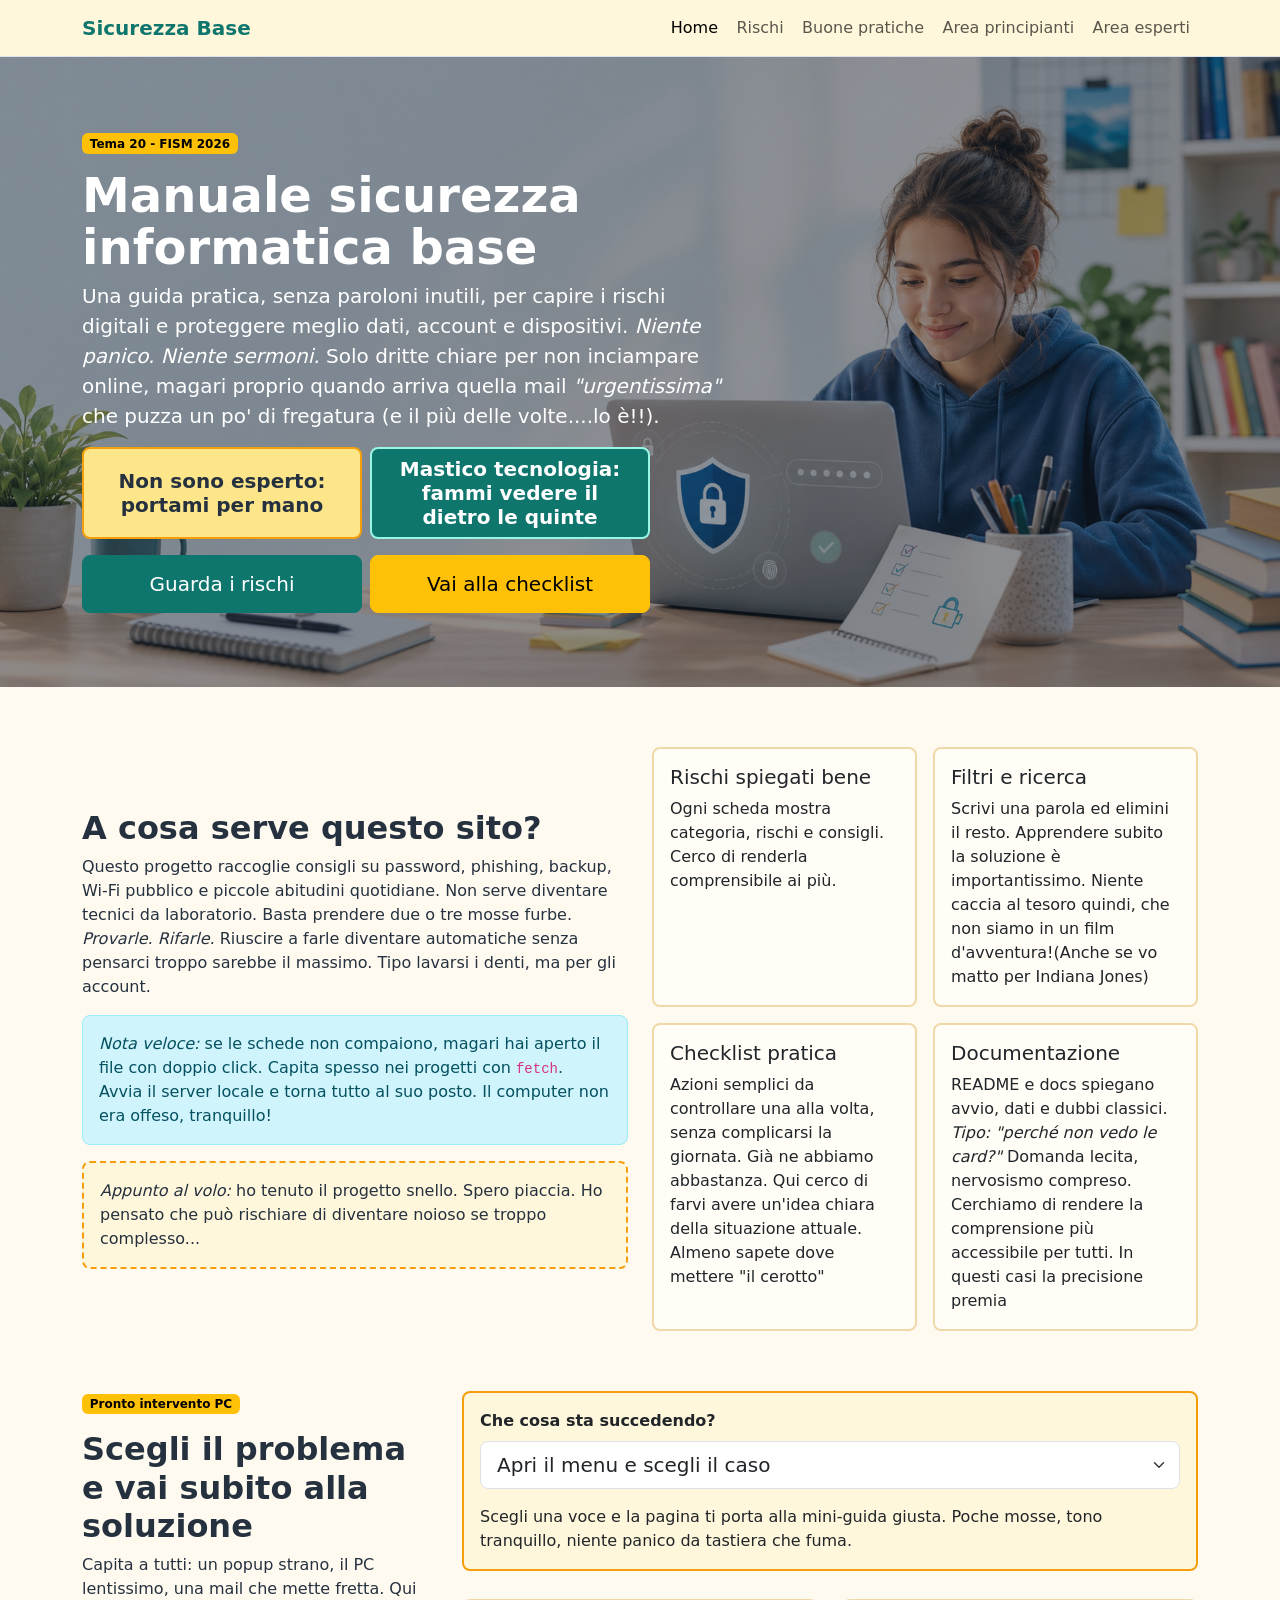
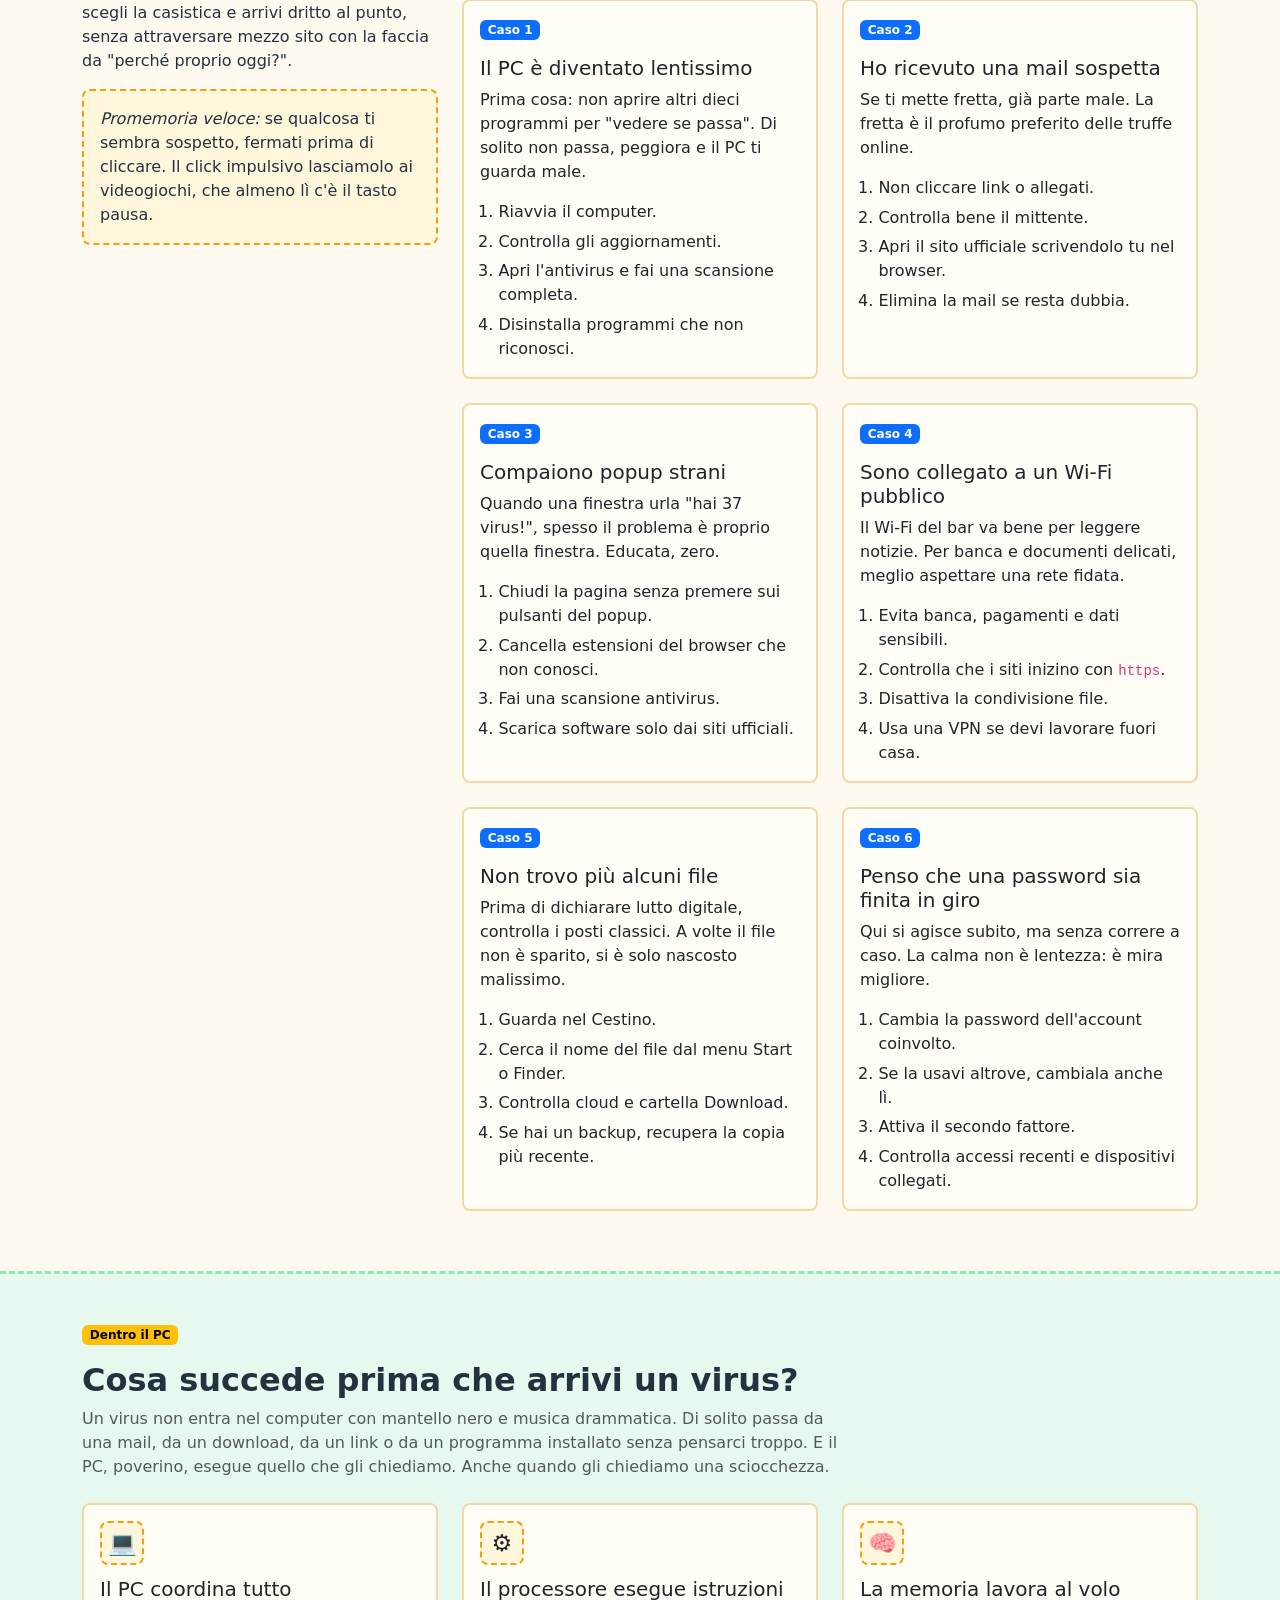
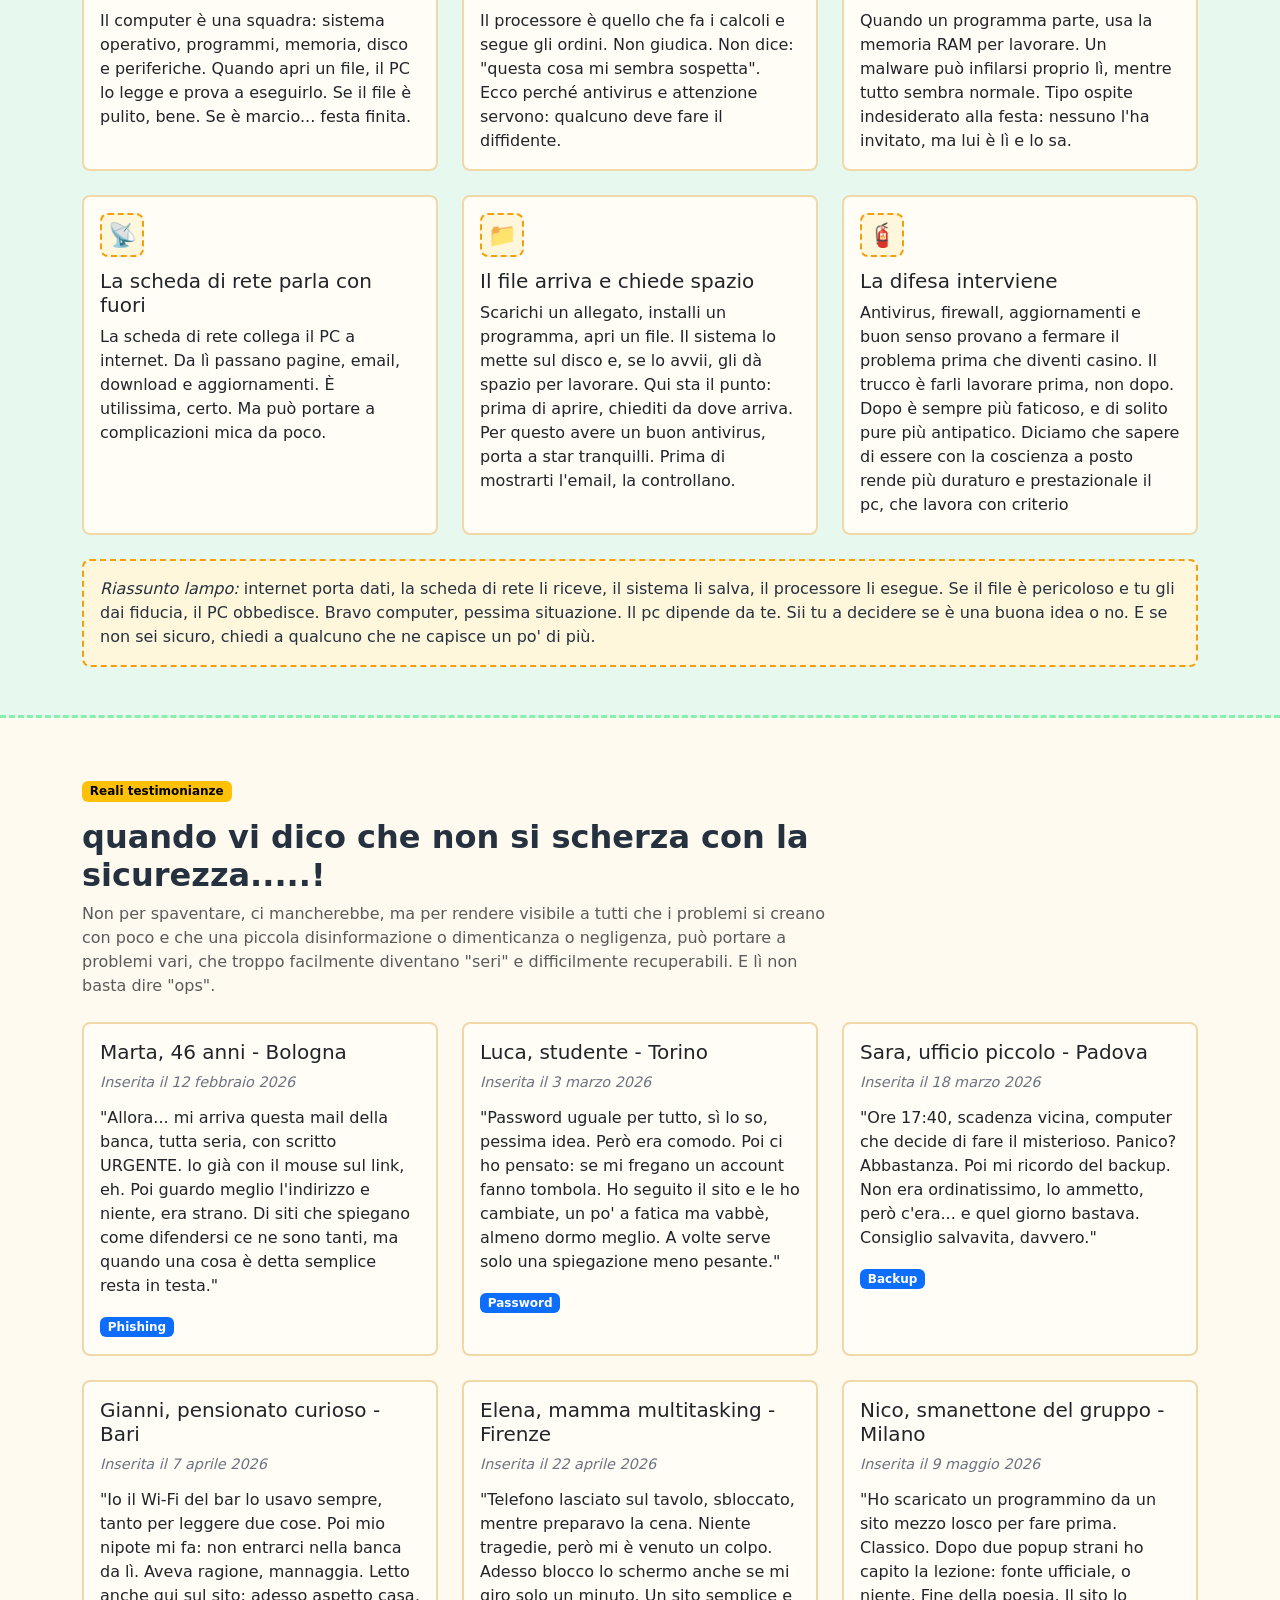
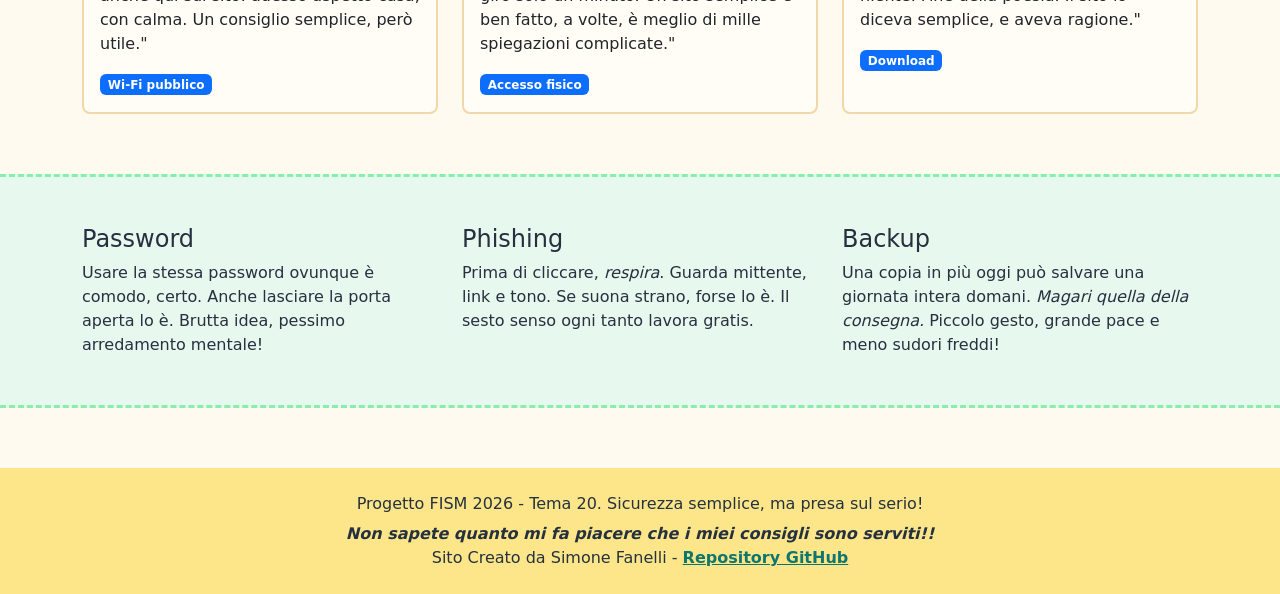
<file: index.html>
<!DOCTYPE html>
<html lang="it">
<head>
    <meta charset="UTF-8">
    <meta name="viewport" content="width=device-width, initial-scale=1.0">
    <title>Manuale sicurezza informatica base</title>
    <link href="https://cdn.jsdelivr.net/npm/bootstrap@5.3.3/dist/css/bootstrap.min.css" rel="stylesheet">
    <link rel="stylesheet" href="style.css">
</head>
<body>
    <nav class="navbar navbar-expand-lg bg-body-tertiary border-bottom sticky-top">
        <div class="container">
            <a class="navbar-brand fw-bold" href="index.html">Sicurezza Base</a>
            <button class="navbar-toggler" type="button" data-bs-toggle="collapse" data-bs-target="#navbarNav"
                aria-controls="navbarNav" aria-expanded="false" aria-label="Apri menu">
                <span class="navbar-toggler-icon"></span>
            </button>
            <div class="collapse navbar-collapse" id="navbarNav">
                <ul class="navbar-nav ms-auto">
                    <li class="nav-item">
                        <a class="nav-link active" aria-current="page" href="index.html">Home</a>
                    </li>
                    <li class="nav-item">
                        <a class="nav-link" href="rischi.html">Rischi</a>
                    </li>
                    <li class="nav-item">
                        <a class="nav-link" href="buone-pratiche.html">Buone pratiche</a>
                    </li>
                    <li class="nav-item">
                        <a class="nav-link" href="area-principianti.html">Area principianti</a>
                    </li>
                    <li class="nav-item">
                        <a class="nav-link" href="area-esperti.html">Area esperti</a>
                    </li>
                </ul>
            </div>
        </div>
    </nav>
    <header class="hero-section">
        <img src="assets/immagini/sicurezza-informatica-hero.png" class="hero-image" alt="Illustrazione sulla sicurezza informatica">
        <div class="hero-overlay">
            <div class="container">
                <div class="row">
                    <div class="col-lg-7">
                        <p class="badge text-bg-warning mb-3">Tema 20 - FISM 2026</p>
                        <h1 class="display-5 fw-bold">Manuale sicurezza informatica base</h1>
                        <p class="lead">
                            Una guida pratica, senza paroloni inutili, per capire i rischi digitali e proteggere meglio dati,
                            account e dispositivi. <em>Niente panico. Niente sermoni.</em> Solo dritte chiare per non inciampare online,
                            magari proprio quando arriva quella mail <em>"urgentissima"</em> che puzza un po' di fregatura (e il più delle volte....lo è!!).
                        </p>
                        <div class="hero-actions">
                            <div class="d-flex flex-wrap gap-2 mb-3">
                                <a class="btn btn-lg hero-btn profile-btn profile-btn-simple" href="area-principianti.html">Non sono esperto: portami per mano</a>
                                <a class="btn btn-lg hero-btn profile-btn profile-btn-tech" href="area-esperti.html">Mastico tecnologia: fammi vedere il dietro le quinte</a>
                            </div>
                            <div class="d-flex flex-wrap gap-2">
                                <a class="btn btn-primary btn-lg hero-btn" href="rischi.html">Guarda i rischi</a>
                                <a class="btn btn-warning btn-lg hero-btn" href="buone-pratiche.html">Vai alla checklist</a>
                            </div>
                        </div>
                    </div>
                </div>
            </div>
        </div>
    </header>

    <main>
        <section class="container my-5">
            <div class="row g-4 align-items-center">
                <div class="col-lg-6">
                    <h2 class="fw-bold">A cosa serve questo sito?</h2>
                    <p>
                        Questo progetto raccoglie consigli su password, phishing, backup, Wi-Fi pubblico e piccole abitudini
                        quotidiane. Non serve diventare tecnici da laboratorio. Basta prendere due o tre mosse furbe.
                        <em>Provarle. Rifarle.</em> Riuscire a farle diventare automatiche senza pensarci troppo sarebbe il massimo.
                        Tipo lavarsi i denti, ma per gli account.
                    </p>
                    <div class="alert alert-info" role="alert">
                        <em>Nota veloce:</em> se le schede non compaiono, magari hai aperto il file con doppio click. Capita spesso nei progetti con <code>fetch</code>. Avvia il server locale e torna tutto al suo posto. Il computer non era offeso, tranquillo!
                    </div>
                    <div class="note-box">
                        <em>Appunto al volo:</em> ho tenuto il progetto snello. Spero piaccia. Ho pensato che può rischiare di diventare noioso se troppo complesso...
                    </div>
                </div>
                <div class="col-lg-6">
                    <div class="row g-3">
                        <div class="col-md-6">
                            <div class="card h-100 shadow-sm">
                                <div class="card-body">
                                    <h3 class="h5">Rischi spiegati bene</h3>
                                    <p class="mb-0">Ogni scheda mostra categoria, rischi e consigli. Cerco di renderla comprensibile ai più.</p>
                                </div>
                            </div>
                        </div>
                        <div class="col-md-6">
                            <div class="card h-100 shadow-sm">
                                <div class="card-body">
                                    <h3 class="h5">Filtri e ricerca</h3>
                                    <p class="mb-0">Scrivi una parola ed elimini il resto. Apprendere subito la soluzione è importantissimo.
                                        Niente caccia al tesoro quindi, che non siamo in un film d'avventura!(Anche se vo matto per Indiana Jones)</p>
                                </div>
                            </div>
                        </div>
                        <div class="col-md-6">
                            <div class="card h-100 shadow-sm">
                                <div class="card-body">
                                    <h3 class="h5">Checklist pratica</h3>
                                    <p class="mb-0">Azioni semplici da controllare una alla volta, senza complicarsi la giornata. Già ne abbiamo abbastanza.
                                        Qui cerco di farvi avere un'idea chiara della situazione attuale. Almeno sapete dove mettere "il cerotto"
                                    </p>
                                </div>
                            </div>
                        </div>
                        <div class="col-md-6">
                            <div class="card h-100 shadow-sm">
                                <div class="card-body">
                                    <h3 class="h5">Documentazione</h3>
                                    <p class="mb-0">README e docs spiegano avvio, dati e dubbi classici. <em>Tipo: "perché non vedo le card?"</em> Domanda lecita, nervosismo compreso.
                                    Cerchiamo di rendere la comprensione più accessibile per tutti. In questi casi la precisione premia</p>
                                </div>
                            </div>
                        </div>
                    </div>
                </div>
            </div>
        </section>

        <section id="blog-pronto-soccorso" class="container my-5">
            <div class="row g-4 align-items-start">
                <div class="col-lg-4">
                    <p class="badge text-bg-warning mb-3">Pronto intervento PC</p>
                    <h2 class="fw-bold">Scegli il problema e vai subito alla soluzione</h2>
                    <p>
                        Capita a tutti: un popup strano, il PC lentissimo, una mail che mette fretta. Qui scegli la casistica
                        e arrivi dritto al punto, senza attraversare mezzo sito con la faccia da "perché proprio oggi?".
                    </p>
                    <div class="note-box">
                        <em>Promemoria veloce:</em> se qualcosa ti sembra sospetto, fermati prima di cliccare. Il click impulsivo lasciamolo ai videogiochi, che almeno lì c'è il tasto pausa.
                    </div>
                </div>
                <div class="col-lg-8">
                    <div class="card emergency-picker">
                        <div class="card-body">
                            <label class="form-label fw-bold" for="casistica-pc">Che cosa sta succedendo?</label>
                            <select class="form-select form-select-lg" id="casistica-pc" onchange="if (this.value) window.location.href = this.value;">
                                <option value="">Apri il menu e scegli il caso</option>
                                <option value="#pc-lento">Il PC è diventato lentissimo</option>
                                <option value="#mail-sospetta">Ho ricevuto una mail sospetta</option>
                                <option value="#popup-strani">Compaiono popup strani</option>
                                <option value="#wifi-pubblico">Sono collegato a un Wi-Fi pubblico</option>
                                <option value="#file-scomparsi">Non trovo più alcuni file</option>
                                <option value="#password-rischio">Penso che una password sia finita in giro</option>
                            </select>
                            <p class="mt-3 mb-0">
                                Scegli una voce e la pagina ti porta alla mini-guida giusta. Poche mosse, tono tranquillo,
                                niente panico da tastiera che fuma.
                            </p>
                        </div>
                    </div>
                    <div class="row g-4 mt-1">
                        <div class="col-md-6">
                            <article id="pc-lento" class="card h-100 blog-case">
                                <div class="card-body">
                                    <p class="badge text-bg-primary">Caso 1</p>
                                    <h3 class="h5">Il PC è diventato lentissimo</h3>
                                    <p>Prima cosa: non aprire altri dieci programmi per "vedere se passa". Di solito non passa, peggiora e il PC ti guarda male.</p>
                                    <ol class="mb-0">
                                        <li>Riavvia il computer.</li>
                                        <li>Controlla gli aggiornamenti.</li>
                                        <li>Apri l'antivirus e fai una scansione completa.</li>
                                        <li>Disinstalla programmi che non riconosci.</li>
                                    </ol>
                                </div>
                            </article>
                        </div>
                        <div class="col-md-6">
                            <article id="mail-sospetta" class="card h-100 blog-case">
                                <div class="card-body">
                                    <p class="badge text-bg-primary">Caso 2</p>
                                    <h3 class="h5">Ho ricevuto una mail sospetta</h3>
                                    <p>Se ti mette fretta, già parte male. La fretta è il profumo preferito delle truffe online.</p>
                                    <ol class="mb-0">
                                        <li>Non cliccare link o allegati.</li>
                                        <li>Controlla bene il mittente.</li>
                                        <li>Apri il sito ufficiale scrivendolo tu nel browser.</li>
                                        <li>Elimina la mail se resta dubbia.</li>
                                    </ol>
                                </div>
                            </article>
                        </div>
                        <div class="col-md-6">
                            <article id="popup-strani" class="card h-100 blog-case">
                                <div class="card-body">
                                    <p class="badge text-bg-primary">Caso 3</p>
                                    <h3 class="h5">Compaiono popup strani</h3>
                                    <p>Quando una finestra urla "hai 37 virus!", spesso il problema è proprio quella finestra. Educata, zero.</p>
                                    <ol class="mb-0">
                                        <li>Chiudi la pagina senza premere sui pulsanti del popup.</li>
                                        <li>Cancella estensioni del browser che non conosci.</li>
                                        <li>Fai una scansione antivirus.</li>
                                        <li>Scarica software solo dai siti ufficiali.</li>
                                    </ol>
                                </div>
                            </article>
                        </div>
                        <div class="col-md-6">
                            <article id="wifi-pubblico" class="card h-100 blog-case">
                                <div class="card-body">
                                    <p class="badge text-bg-primary">Caso 4</p>
                                    <h3 class="h5">Sono collegato a un Wi-Fi pubblico</h3>
                                    <p>Il Wi-Fi del bar va bene per leggere notizie. Per banca e documenti delicati, meglio aspettare una rete fidata.</p>
                                    <ol class="mb-0">
                                        <li>Evita banca, pagamenti e dati sensibili.</li>
                                        <li>Controlla che i siti inizino con <code>https</code>.</li>
                                        <li>Disattiva la condivisione file.</li>
                                        <li>Usa una VPN se devi lavorare fuori casa.</li>
                                    </ol>
                                </div>
                            </article>
                        </div>
                        <div class="col-md-6">
                            <article id="file-scomparsi" class="card h-100 blog-case">
                                <div class="card-body">
                                    <p class="badge text-bg-primary">Caso 5</p>
                                    <h3 class="h5">Non trovo più alcuni file</h3>
                                    <p>Prima di dichiarare lutto digitale, controlla i posti classici. A volte il file non è sparito, si è solo nascosto malissimo.</p>
                                    <ol class="mb-0">
                                        <li>Guarda nel Cestino.</li>
                                        <li>Cerca il nome del file dal menu Start o Finder.</li>
                                        <li>Controlla cloud e cartella Download.</li>
                                        <li>Se hai un backup, recupera la copia più recente.</li>
                                    </ol>
                                </div>
                            </article>
                        </div>
                        <div class="col-md-6">
                            <article id="password-rischio" class="card h-100 blog-case">
                                <div class="card-body">
                                    <p class="badge text-bg-primary">Caso 6</p>
                                    <h3 class="h5">Penso che una password sia finita in giro</h3>
                                    <p>Qui si agisce subito, ma senza correre a caso. La calma non è lentezza: è mira migliore.</p>
                                    <ol class="mb-0">
                                        <li>Cambia la password dell'account coinvolto.</li>
                                        <li>Se la usavi altrove, cambiala anche lì.</li>
                                        <li>Attiva il secondo fattore.</li>
                                        <li>Controlla accessi recenti e dispositivi collegati.</li>
                                    </ol>
                                </div>
                            </article>
                        </div>
                    </div>
                </div>
            </div>
        </section>
        <section class="info-band py-5">
            <div class="container">
                <div class="section-title mb-4">
                    <p class="badge text-bg-warning mb-3">Dentro il PC</p>
                    <h2 class="fw-bold">Cosa succede prima che arrivi un virus?</h2>
                    <p class="text-body-secondary">
                        Un virus non entra nel computer con mantello nero e musica drammatica. Di solito passa da una mail,
                        da un download, da un link o da un programma installato senza pensarci troppo. E il PC, poverino,
                        esegue quello che gli chiediamo. Anche quando gli chiediamo una sciocchezza.
                    </p>
                </div>
                <div class="row g-4">
                    <div class="col-md-6 col-lg-4">
                        <article class="card h-100">
                            <div class="card-body">
                                <div class="tool-icon" aria-hidden="true">💻</div>
                                <h3 class="h5">Il PC coordina tutto</h3>
                                <p class="mb-0">
                                    Il computer è una squadra: sistema operativo, programmi, memoria, disco e periferiche.
                                    Quando apri un file, il PC lo legge e prova a eseguirlo. Se il file è pulito, bene. Se è marcio... festa finita.
                                </p>
                            </div>
                        </article>
                    </div>
                    <div class="col-md-6 col-lg-4">
                        <article class="card h-100">
                            <div class="card-body">
                                <div class="tool-icon" aria-hidden="true">⚙️</div>
                                <h3 class="h5">Il processore esegue istruzioni</h3>
                                <p class="mb-0">
                                    Il processore è quello che fa i calcoli e segue gli ordini. Non giudica. Non dice:
                                    "questa cosa mi sembra sospetta". Ecco perché antivirus e attenzione servono: qualcuno deve fare il diffidente.
                                </p>
                            </div>
                        </article>
                    </div>
                    <div class="col-md-6 col-lg-4">
                        <article class="card h-100">
                            <div class="card-body">
                                <div class="tool-icon" aria-hidden="true">🧠</div>
                                <h3 class="h5">La memoria lavora al volo</h3>
                                <p class="mb-0">
                                    Quando un programma parte, usa la memoria RAM per lavorare. Un malware può infilarsi proprio lì,
                                    mentre tutto sembra normale. Tipo ospite indesiderato alla festa: nessuno l'ha invitato, ma lui è lì e lo sa.
                                </p>
                            </div>
                        </article>
                    </div>
                    <div class="col-md-6 col-lg-4">
                        <article class="card h-100">
                            <div class="card-body">
                                <div class="tool-icon" aria-hidden="true">📡</div>
                                <h3 class="h5">La scheda di rete parla con fuori</h3>
                                <p class="mb-0">
                                    La scheda di rete collega il PC a internet. Da lì passano pagine, email, download e aggiornamenti.
                                    È utilissima, certo. Ma può portare a complicazioni mica da poco.
                                </p>
                            </div>
                        </article>
                    </div>
                    <div class="col-md-6 col-lg-4">
                        <article class="card h-100">
                            <div class="card-body">
                                <div class="tool-icon" aria-hidden="true">📁</div>
                                <h3 class="h5">Il file arriva e chiede spazio</h3>
                                <p class="mb-0">
                                    Scarichi un allegato, installi un programma, apri un file. Il sistema lo mette sul disco e,
                                    se lo avvii, gli dà spazio per lavorare. Qui sta il punto: prima di aprire, chiediti da dove arriva.
                                    Per questo avere un buon antivirus, porta a star tranquilli. Prima di mostrarti l'email, la controllano.
                                </p>
                            </div>
                        </article>
                    </div>
                    <div class="col-md-6 col-lg-4">
                        <article class="card h-100">
                            <div class="card-body">
                                <div class="tool-icon" aria-hidden="true">🧯</div>
                                <h3 class="h5">La difesa interviene</h3>
                                <p class="mb-0">
                                    Antivirus, firewall, aggiornamenti e buon senso provano a fermare il problema prima che diventi casino.
                                    Il trucco è farli lavorare prima, non dopo. Dopo è sempre più faticoso, e di solito pure più antipatico.
                                    Diciamo che sapere di essere con la coscienza a posto rende più duraturo e prestazionale il pc, che lavora con criterio
                                </p>
                            </div>
                        </article>
                    </div>
                </div>
                <div class="note-box mt-4">
                    <em>Riassunto lampo:</em> internet porta dati, la scheda di rete li riceve, il sistema li salva, il processore li esegue.
                    Se il file è pericoloso e tu gli dai fiducia, il PC obbedisce. Bravo computer, pessima situazione.
                    Il pc dipende da te. Sii tu a decidere se è una buona idea o no. E se non sei sicuro, chiedi a qualcuno che ne capisce un po' di più. 
                </div>
            </div>
        </section>
        <section class="container my-5">
            <div class="section-title mb-4">
                <p class="badge text-bg-warning mb-3">Reali testimonianze</p>
                <h2 class="fw-bold">quando vi dico che non si scherza con la sicurezza.....!</h2>
                <p class="text-body-secondary">
                    Non per spaventare, ci mancherebbe, ma per rendere visibile a tutti che i problemi si creano con poco e che
                    una piccola disinformazione o dimenticanza o negligenza, può portare a problemi vari, che troppo facilmente
                    diventano "seri" e difficilmente recuperabili. E lì non basta dire "ops".
                </p>
            </div>
            <div class="row g-4">
                <div class="col-md-4">
                    <article class="card h-100">
                        <div class="card-body">
                            <h3 class="h5">Marta, 46 anni - Bologna</h3>
                            <p class="testimonial-date">Inserita il 12 febbraio 2026</p>
                            <p>
                                "Allora... mi arriva questa mail della banca, tutta seria, con scritto URGENTE. Io già con il mouse
                                sul link, eh. Poi guardo meglio l'indirizzo e niente, era strano. Di siti che spiegano come difendersi ce ne sono tanti,
                                ma quando una cosa è detta semplice resta in testa."
                            </p>
                            <span class="badge text-bg-primary">Phishing</span>
                        </div>
                    </article>
                </div>
                <div class="col-md-4">
                    <article class="card h-100">
                        <div class="card-body">
                            <h3 class="h5">Luca, studente - Torino</h3>
                            <p class="testimonial-date">Inserita il 3 marzo 2026</p>
                            <p>
                                "Password uguale per tutto, sì lo so, pessima idea. Però era comodo. Poi ci ho pensato: se mi fregano
                                un account fanno tombola. Ho seguito il sito e le ho cambiate, un po' a fatica ma vabbè, almeno dormo meglio.
                                A volte serve solo una spiegazione meno pesante."
                            </p>
                            <span class="badge text-bg-primary">Password</span>
                        </div>
                    </article>
                </div>
                <div class="col-md-4">
                    <article class="card h-100">
                        <div class="card-body">
                            <h3 class="h5">Sara, ufficio piccolo - Padova</h3>
                            <p class="testimonial-date">Inserita il 18 marzo 2026</p>
                            <p>
                                "Ore 17:40, scadenza vicina, computer che decide di fare il misterioso. Panico? Abbastanza.
                                Poi mi ricordo del backup. Non era ordinatissimo, lo ammetto, però c'era... e quel giorno bastava. Consiglio salvavita, davvero."
                            </p>
                            <span class="badge text-bg-primary">Backup</span>
                        </div>
                    </article>
                </div>
                <div class="col-md-4">
                    <article class="card h-100">
                        <div class="card-body">
                            <h3 class="h5">Gianni, pensionato curioso - Bari</h3>
                            <p class="testimonial-date">Inserita il 7 aprile 2026</p>
                            <p>
                                "Io il Wi-Fi del bar lo usavo sempre, tanto per leggere due cose. Poi mio nipote mi fa: non entrarci
                                nella banca da lì. Aveva ragione, mannaggia. Letto anche qui sul sito: adesso aspetto casa, con calma.
                                Un consiglio semplice, però utile."
                            </p>
                            <span class="badge text-bg-primary">Wi-Fi pubblico</span>
                        </div>
                    </article>
                </div>
                <div class="col-md-4">
                    <article class="card h-100">
                        <div class="card-body">
                            <h3 class="h5">Elena, mamma multitasking - Firenze</h3>
                            <p class="testimonial-date">Inserita il 22 aprile 2026</p>
                            <p>
                                "Telefono lasciato sul tavolo, sbloccato, mentre preparavo la cena. Niente tragedie, però mi è
                                venuto un colpo. Adesso blocco lo schermo anche se mi giro solo un minuto. Un sito semplice e ben fatto,
                                a volte, è meglio di mille spiegazioni complicate."
                            </p>
                            <span class="badge text-bg-primary">Accesso fisico</span>
                        </div>
                    </article>
                </div>
                <div class="col-md-4">
                    <article class="card h-100">
                        <div class="card-body">
                            <h3 class="h5">Nico, smanettone del gruppo - Milano</h3>
                            <p class="testimonial-date">Inserita il 9 maggio 2026</p>
                            <p>
                                "Ho scaricato un programmino da un sito mezzo losco per fare prima. Classico. Dopo due popup strani
                                ho capito la lezione: fonte ufficiale, o niente. Fine della poesia. Il sito lo diceva semplice, e aveva ragione."
                            </p>
                            <span class="badge text-bg-primary">Download</span>
                        </div>
                    </article>
                </div>
            </div>
        </section>
        <section class="info-band py-5">
            <div class="container">
                <div class="row g-4">
                    <div class="col-md-4">
                        <h2 class="h4">Password</h2>
                        <p class="mb-0">Usare la stessa password ovunque è comodo, certo. Anche lasciare la porta aperta lo è. Brutta idea, pessimo arredamento mentale!</p>
                    </div>
                    <div class="col-md-4">
                        <h2 class="h4">Phishing</h2>
                        <p class="mb-0">Prima di cliccare, <em>respira</em>. Guarda mittente, link e tono. Se suona strano, forse lo è. Il sesto senso ogni tanto lavora gratis.</p>
                    </div>
                    <div class="col-md-4">
                        <h2 class="h4">Backup</h2>
                        <p class="mb-0">Una copia in più oggi può salvare una giornata intera domani. <em>Magari quella della consegna.</em> Piccolo gesto, grande pace e meno sudori freddi!</p>
                    </div>
                </div>
            </div>
        </section>
    </main>

    <footer class="footer py-4">
        <div class="container text-center">
            <p class="mb-0">Progetto FISM 2026 - Tema 20. Sicurezza semplice, ma presa sul serio!</p>
            <p class="personal-note mb-0">Non sapete quanto mi fa piacere che i miei consigli sono serviti!!</p>
            <p class="mb-0">
                Sito Creato da Simone Fanelli -
                <a class="footer-link" href="https://github.com/Trust51-bit/Esame-FISM-2026-Tema-20-Manuale-sicurezza-informatica-base" target="_blank" rel="noopener">Repository GitHub</a>
            </p>
        </div>
    </footer>

    <script src="https://cdn.jsdelivr.net/npm/bootstrap@5.3.3/dist/js/bootstrap.bundle.min.js"></script>
</body>
</html>
</file>
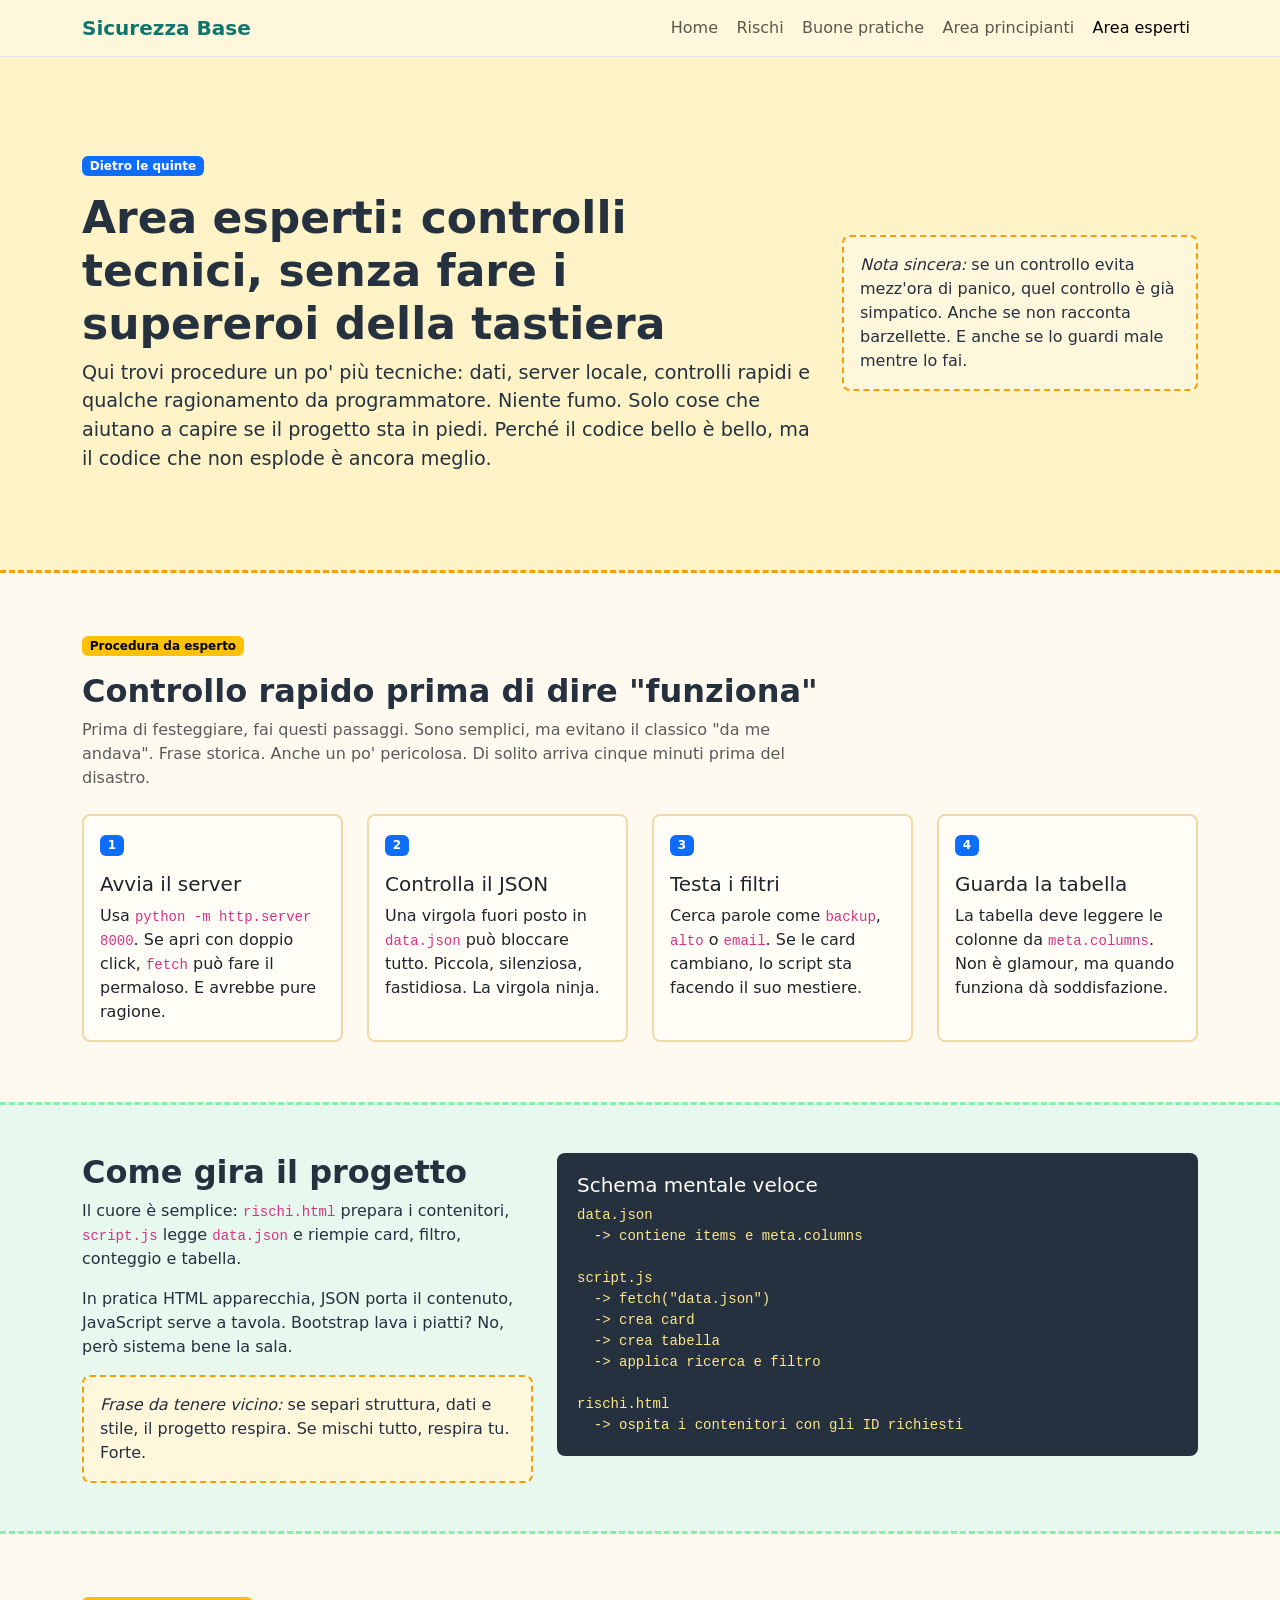
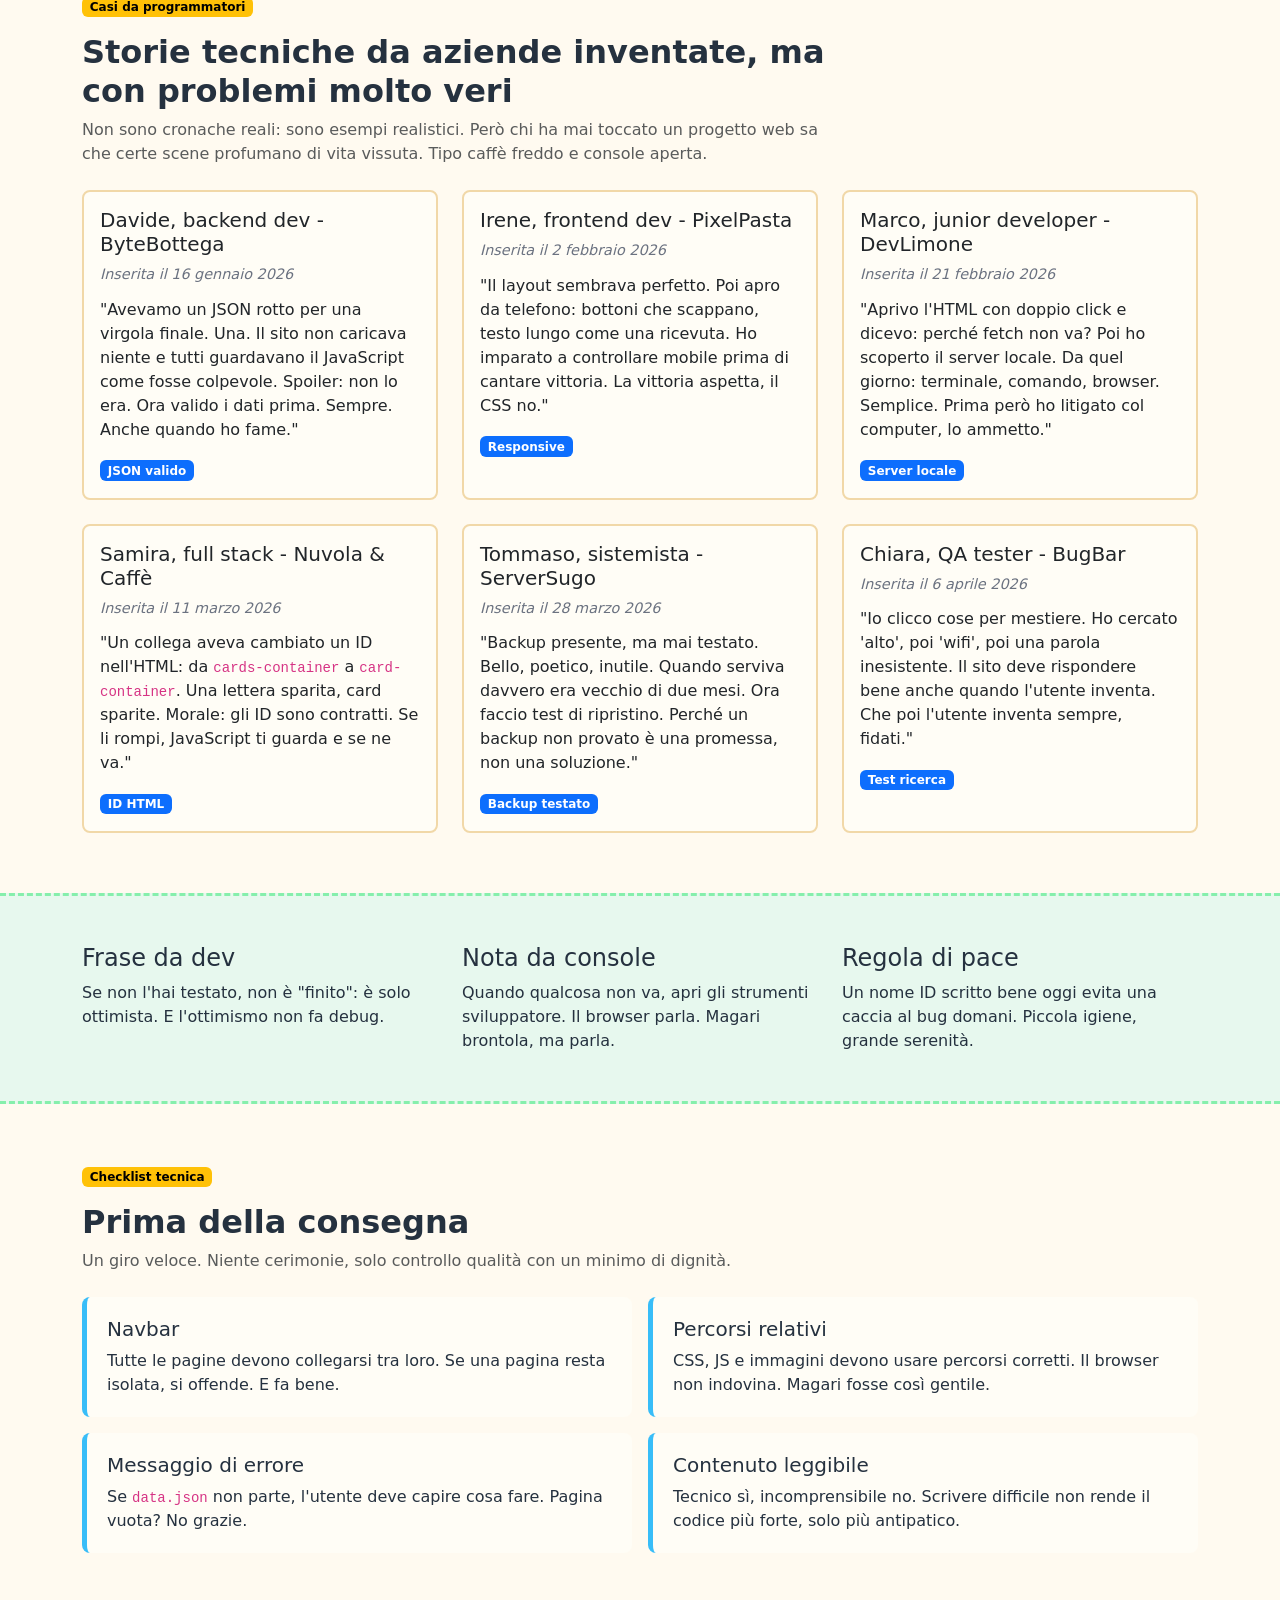
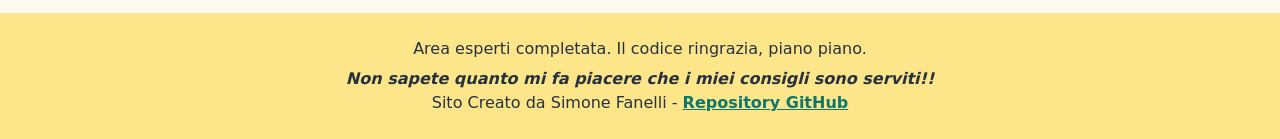
<file: area-esperti.html>
<!DOCTYPE html>
<html lang="it">
<head>
    <meta charset="UTF-8">
    <meta name="viewport" content="width=device-width, initial-scale=1.0">
    <title>Area esperti - Manuale sicurezza informatica base</title>
    <link href="https://cdn.jsdelivr.net/npm/bootstrap@5.3.3/dist/css/bootstrap.min.css" rel="stylesheet">
    <link rel="stylesheet" href="style.css">
</head>
<body>
    <nav class="navbar navbar-expand-lg bg-body-tertiary border-bottom sticky-top">
        <div class="container">
            <a class="navbar-brand fw-bold" href="index.html">Sicurezza Base</a>
            <button class="navbar-toggler" type="button" data-bs-toggle="collapse" data-bs-target="#navbarNav"
                aria-controls="navbarNav" aria-expanded="false" aria-label="Apri menu">
                <span class="navbar-toggler-icon"></span>
            </button>
            <div class="collapse navbar-collapse" id="navbarNav">
                <ul class="navbar-nav ms-auto">
                    <li class="nav-item">
                        <a class="nav-link" href="index.html">Home</a>
                    </li>
                    <li class="nav-item">
                        <a class="nav-link" href="rischi.html">Rischi</a>
                    </li>
                    <li class="nav-item">
                        <a class="nav-link" href="buone-pratiche.html">Buone pratiche</a>
                    </li>
                    <li class="nav-item">
                        <a class="nav-link" href="area-principianti.html">Area principianti</a>
                    </li>
                    <li class="nav-item">
                        <a class="nav-link active" aria-current="page" href="area-esperti.html">Area esperti</a>
                    </li>
                </ul>
            </div>
        </div>
    </nav>

    <main>
        <section class="page-heading py-5">
            <div class="container">
                <div class="row align-items-center g-4">
                    <div class="col-lg-8">
                        <p class="badge text-bg-primary mb-3">Dietro le quinte</p>
                        <h1 class="fw-bold">Area esperti: controlli tecnici, senza fare i supereroi della tastiera</h1>
                        <p class="lead mb-0">
                            Qui trovi procedure un po' più tecniche: dati, server locale, controlli rapidi e qualche ragionamento
                            da programmatore. Niente fumo. Solo cose che aiutano a capire se il progetto sta in piedi.
                            Perché il codice bello è bello, ma il codice che non esplode è ancora meglio.
                        </p>
                    </div>
                    <div class="col-lg-4">
                        <div class="note-box">
                            <em>Nota sincera:</em> se un controllo evita mezz'ora di panico, quel controllo è già simpatico.
                            Anche se non racconta barzellette. E anche se lo guardi male mentre lo fai.
                        </div>
                    </div>
                </div>
            </div>
        </section>
        <section class="container my-5">
            <div class="section-title mb-4">
                <p class="badge text-bg-warning mb-3">Procedura da esperto</p>
                <h2 class="fw-bold">Controllo rapido prima di dire "funziona"</h2>
                <p class="text-body-secondary">
                    Prima di festeggiare, fai questi passaggi. Sono semplici, ma evitano il classico "da me andava".
                    Frase storica. Anche un po' pericolosa. Di solito arriva cinque minuti prima del disastro.
                </p>
            </div>
            <div class="row g-4">
                <div class="col-md-6 col-lg-3">
                    <article class="card h-100">
                        <div class="card-body">
                            <span class="badge text-bg-primary mb-3">1</span>
                            <h3 class="h5">Avvia il server</h3>
                            <p class="mb-0">
                                Usa <code>python -m http.server 8000</code>. Se apri con doppio click, <code>fetch</code>
                                può fare il permaloso. E avrebbe pure ragione.
                            </p>
                        </div>
                    </article>
                </div>
                <div class="col-md-6 col-lg-3">
                    <article class="card h-100">
                        <div class="card-body">
                            <span class="badge text-bg-primary mb-3">2</span>
                            <h3 class="h5">Controlla il JSON</h3>
                            <p class="mb-0">
                                Una virgola fuori posto in <code>data.json</code> può bloccare tutto. Piccola, silenziosa,
                                fastidiosa. La virgola ninja.
                            </p>
                        </div>
                    </article>
                </div>
                <div class="col-md-6 col-lg-3">
                    <article class="card h-100">
                        <div class="card-body">
                            <span class="badge text-bg-primary mb-3">3</span>
                            <h3 class="h5">Testa i filtri</h3>
                            <p class="mb-0">
                                Cerca parole come <code>backup</code>, <code>alto</code> o <code>email</code>.
                                Se le card cambiano, lo script sta facendo il suo mestiere.
                            </p>
                        </div>
                    </article>
                </div>
                <div class="col-md-6 col-lg-3">
                    <article class="card h-100">
                        <div class="card-body">
                            <span class="badge text-bg-primary mb-3">4</span>
                            <h3 class="h5">Guarda la tabella</h3>
                            <p class="mb-0">
                                La tabella deve leggere le colonne da <code>meta.columns</code>. Non è glamour,
                                ma quando funziona dà soddisfazione.
                            </p>
                        </div>
                    </article>
                </div>
            </div>
        </section>

        <section class="info-band py-5">
            <div class="container">
                <div class="row g-4 align-items-start">
                    <div class="col-lg-5">
                        <h2 class="fw-bold">Come gira il progetto</h2>
                        <p>
                            Il cuore è semplice: <code>rischi.html</code> prepara i contenitori, <code>script.js</code>
                            legge <code>data.json</code> e riempie card, filtro, conteggio e tabella.
                        </p>
                        <p class="mb-0">
                            In pratica HTML apparecchia, JSON porta il contenuto, JavaScript serve a tavola.
                            Bootstrap lava i piatti? No, però sistema bene la sala.
                        </p>
                        <div class="note-box mt-3">
                            <em>Frase da tenere vicino:</em> se separi struttura, dati e stile, il progetto respira.
                            Se mischi tutto, respira tu. Forte.
                        </div>
                    </div>
                    <div class="col-lg-7">
                        <div class="code-card">
                            <h3 class="h5">Schema mentale veloce</h3>
                            <pre><code>data.json
  -> contiene items e meta.columns

script.js
  -> fetch("data.json")
  -> crea card
  -> crea tabella
  -> applica ricerca e filtro

rischi.html
  -> ospita i contenitori con gli ID richiesti</code></pre>
                        </div>
                    </div>
                </div>
            </div>
        </section>
        <section class="container my-5">
            <div class="section-title mb-4">
                <p class="badge text-bg-warning mb-3">Casi da programmatori</p>
                <h2 class="fw-bold">Storie tecniche da aziende inventate, ma con problemi molto veri</h2>
                <p class="text-body-secondary">
                    Non sono cronache reali: sono esempi realistici. Però chi ha mai toccato un progetto web sa che certe scene
                    profumano di vita vissuta. Tipo caffè freddo e console aperta.
                </p>
            </div>
            <div class="row g-4">
                <div class="col-md-6 col-lg-4">
                    <article class="card h-100">
                        <div class="card-body">
                            <h3 class="h5">Davide, backend dev - ByteBottega</h3>
                            <p class="testimonial-date">Inserita il 16 gennaio 2026</p>
                            <p>
                                "Avevamo un JSON rotto per una virgola finale. Una. Il sito non caricava niente e tutti guardavano
                                il JavaScript come fosse colpevole. Spoiler: non lo era. Ora valido i dati prima. Sempre. Anche quando ho fame."
                            </p>
                            <span class="badge text-bg-primary">JSON valido</span>
                        </div>
                    </article>
                </div>
                <div class="col-md-6 col-lg-4">
                    <article class="card h-100">
                        <div class="card-body">
                            <h3 class="h5">Irene, frontend dev - PixelPasta</h3>
                            <p class="testimonial-date">Inserita il 2 febbraio 2026</p>
                            <p>
                                "Il layout sembrava perfetto. Poi apro da telefono: bottoni che scappano, testo lungo come una ricevuta.
                                Ho imparato a controllare mobile prima di cantare vittoria. La vittoria aspetta, il CSS no."
                            </p>
                            <span class="badge text-bg-primary">Responsive</span>
                        </div>
                    </article>
                </div>
                <div class="col-md-6 col-lg-4">
                    <article class="card h-100">
                        <div class="card-body">
                            <h3 class="h5">Marco, junior developer - DevLimone</h3>
                            <p class="testimonial-date">Inserita il 21 febbraio 2026</p>
                            <p>
                                "Aprivo l'HTML con doppio click e dicevo: perché fetch non va? Poi ho scoperto il server locale.
                                Da quel giorno: terminale, comando, browser. Semplice. Prima però ho litigato col computer, lo ammetto."
                            </p>
                            <span class="badge text-bg-primary">Server locale</span>
                        </div>
                    </article>
                </div>
                <div class="col-md-6 col-lg-4">
                    <article class="card h-100">
                        <div class="card-body">
                            <h3 class="h5">Samira, full stack - Nuvola & Caffè</h3>
                            <p class="testimonial-date">Inserita il 11 marzo 2026</p>
                            <p>
                                "Un collega aveva cambiato un ID nell'HTML: da <code>cards-container</code> a <code>card-container</code>.
                                Una lettera sparita, card sparite. Morale: gli ID sono contratti. Se li rompi, JavaScript ti guarda e se ne va."
                            </p>
                            <span class="badge text-bg-primary">ID HTML</span>
                        </div>
                    </article>
                </div>
                <div class="col-md-6 col-lg-4">
                    <article class="card h-100">
                        <div class="card-body">
                            <h3 class="h5">Tommaso, sistemista - ServerSugo</h3>
                            <p class="testimonial-date">Inserita il 28 marzo 2026</p>
                            <p>
                                "Backup presente, ma mai testato. Bello, poetico, inutile. Quando serviva davvero era vecchio di due mesi.
                                Ora faccio test di ripristino. Perché un backup non provato è una promessa, non una soluzione."
                            </p>
                            <span class="badge text-bg-primary">Backup testato</span>
                        </div>
                    </article>
                </div>
                <div class="col-md-6 col-lg-4">
                    <article class="card h-100">
                        <div class="card-body">
                            <h3 class="h5">Chiara, QA tester - BugBar</h3>
                            <p class="testimonial-date">Inserita il 6 aprile 2026</p>
                            <p>
                                "Io clicco cose per mestiere. Ho cercato 'alto', poi 'wifi', poi una parola inesistente.
                                Il sito deve rispondere bene anche quando l'utente inventa. Che poi l'utente inventa sempre, fidati."
                            </p>
                            <span class="badge text-bg-primary">Test ricerca</span>
                        </div>
                    </article>
                </div>
            </div>
        </section>

        <section class="info-band py-5">
            <div class="container">
                <div class="row g-4">
                    <div class="col-md-4">
                        <h2 class="h4">Frase da dev</h2>
                        <p class="mb-0">Se non l'hai testato, non è "finito": è solo ottimista. E l'ottimismo non fa debug.</p>
                    </div>
                    <div class="col-md-4">
                        <h2 class="h4">Nota da console</h2>
                        <p class="mb-0">Quando qualcosa non va, apri gli strumenti sviluppatore. Il browser parla. Magari brontola, ma parla.</p>
                    </div>
                    <div class="col-md-4">
                        <h2 class="h4">Regola di pace</h2>
                        <p class="mb-0">Un nome ID scritto bene oggi evita una caccia al bug domani. Piccola igiene, grande serenità.</p>
                    </div>
                </div>
            </div>
        </section>
        <section class="container my-5">
            <div class="section-title mb-4">
                <p class="badge text-bg-warning mb-3">Checklist tecnica</p>
                <h2 class="fw-bold">Prima della consegna</h2>
                <p class="text-body-secondary">
                    Un giro veloce. Niente cerimonie, solo controllo qualità con un minimo di dignità.
                </p>
            </div>
            <div class="row g-3">
                <div class="col-md-6">
                    <div class="check-item">
                        <h3 class="h5">Navbar</h3>
                        <p class="mb-0">Tutte le pagine devono collegarsi tra loro. Se una pagina resta isolata, si offende. E fa bene.</p>
                    </div>
                </div>
                <div class="col-md-6">
                    <div class="check-item">
                        <h3 class="h5">Percorsi relativi</h3>
                        <p class="mb-0">CSS, JS e immagini devono usare percorsi corretti. Il browser non indovina. Magari fosse così gentile.</p>
                    </div>
                </div>
                <div class="col-md-6">
                    <div class="check-item">
                        <h3 class="h5">Messaggio di errore</h3>
                        <p class="mb-0">Se <code>data.json</code> non parte, l'utente deve capire cosa fare. Pagina vuota? No grazie.</p>
                    </div>
                </div>
                <div class="col-md-6">
                    <div class="check-item">
                        <h3 class="h5">Contenuto leggibile</h3>
                        <p class="mb-0">Tecnico sì, incomprensibile no. Scrivere difficile non rende il codice più forte, solo più antipatico.</p>
                    </div>
                </div>
            </div>
        </section>
    </main>

    <footer class="footer py-4">
        <div class="container text-center">
            <p class="mb-0">Area esperti completata. Il codice ringrazia, piano piano.</p>
            <p class="personal-note mb-0">Non sapete quanto mi fa piacere che i miei consigli sono serviti!!</p>
            <p class="mb-0">
                Sito Creato da Simone Fanelli -
                <a class="footer-link" href="https://github.com/Trust51-bit/Esame-FISM-2026-Tema-20-Manuale-sicurezza-informatica-base" target="_blank" rel="noopener">Repository GitHub</a>
            </p>
        </div>
    </footer>

    <script src="https://cdn.jsdelivr.net/npm/bootstrap@5.3.3/dist/js/bootstrap.bundle.min.js"></script>
</body>
</html>
</file>
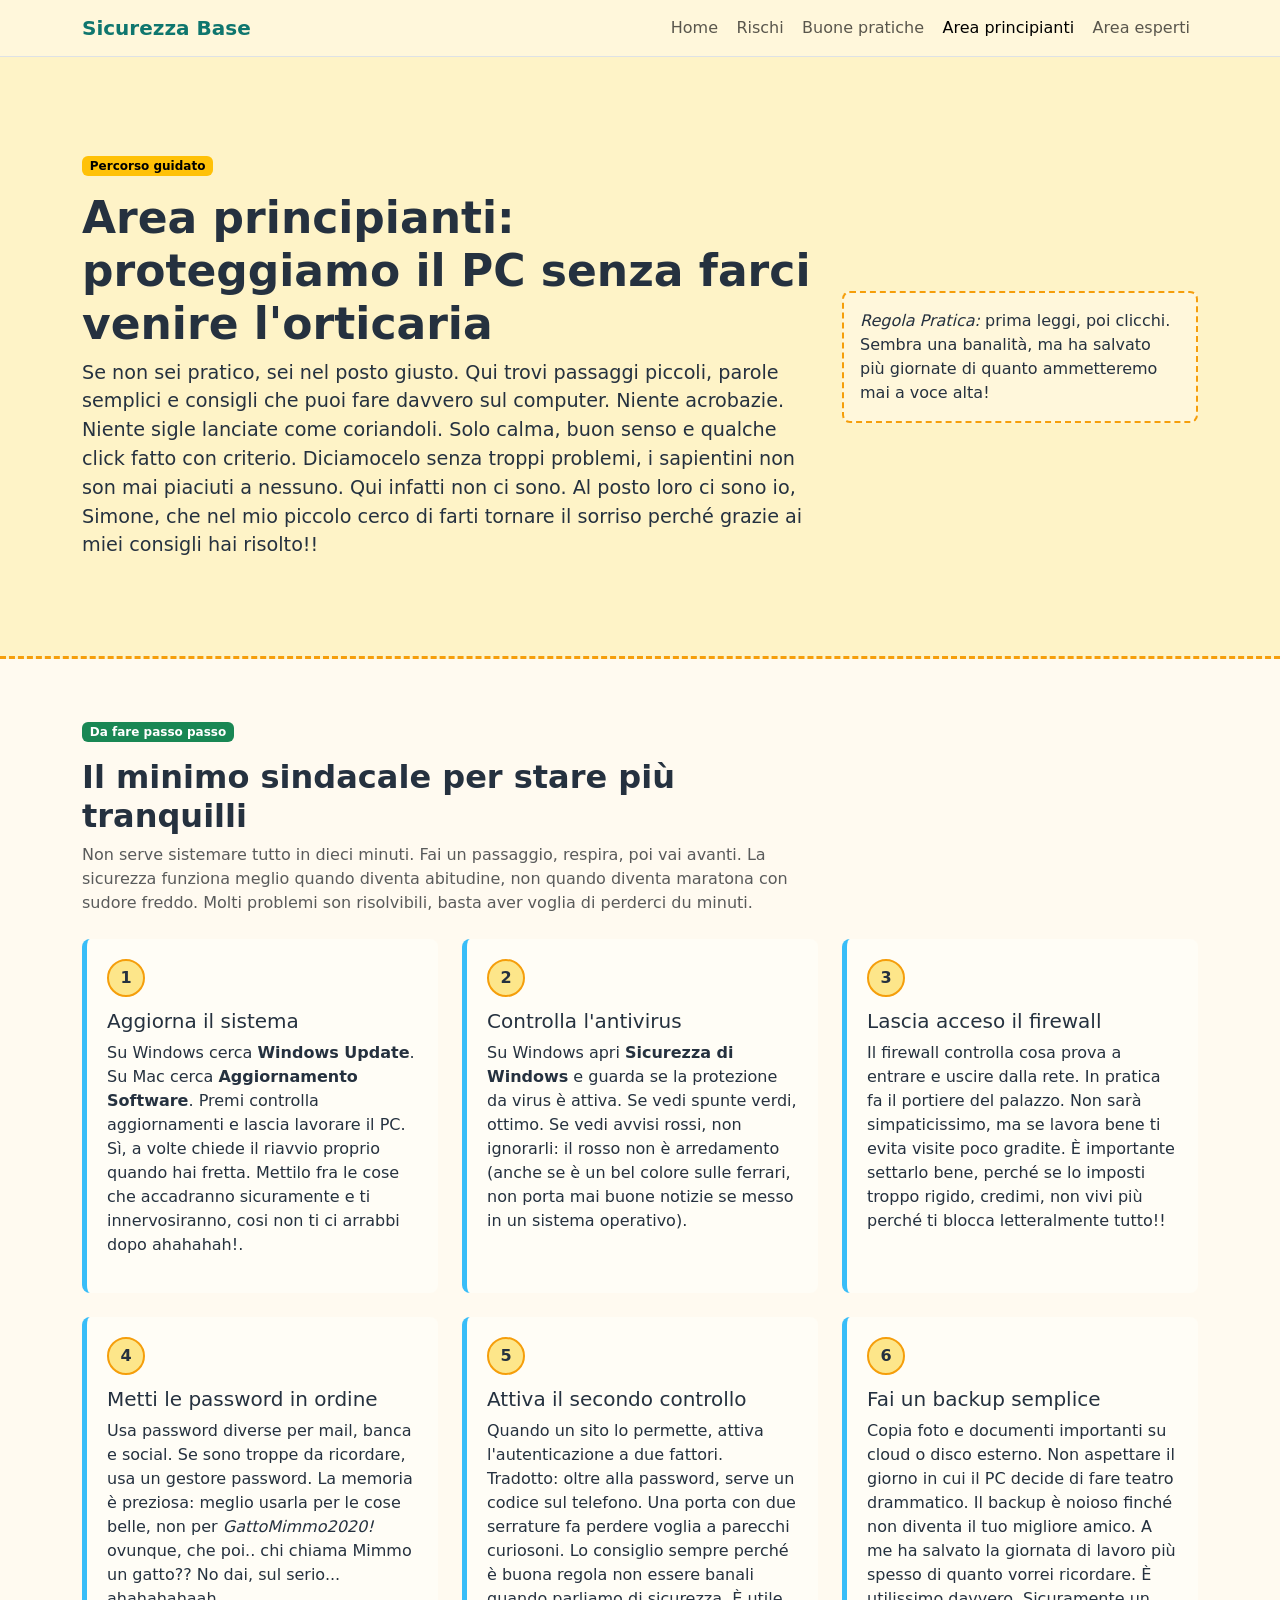
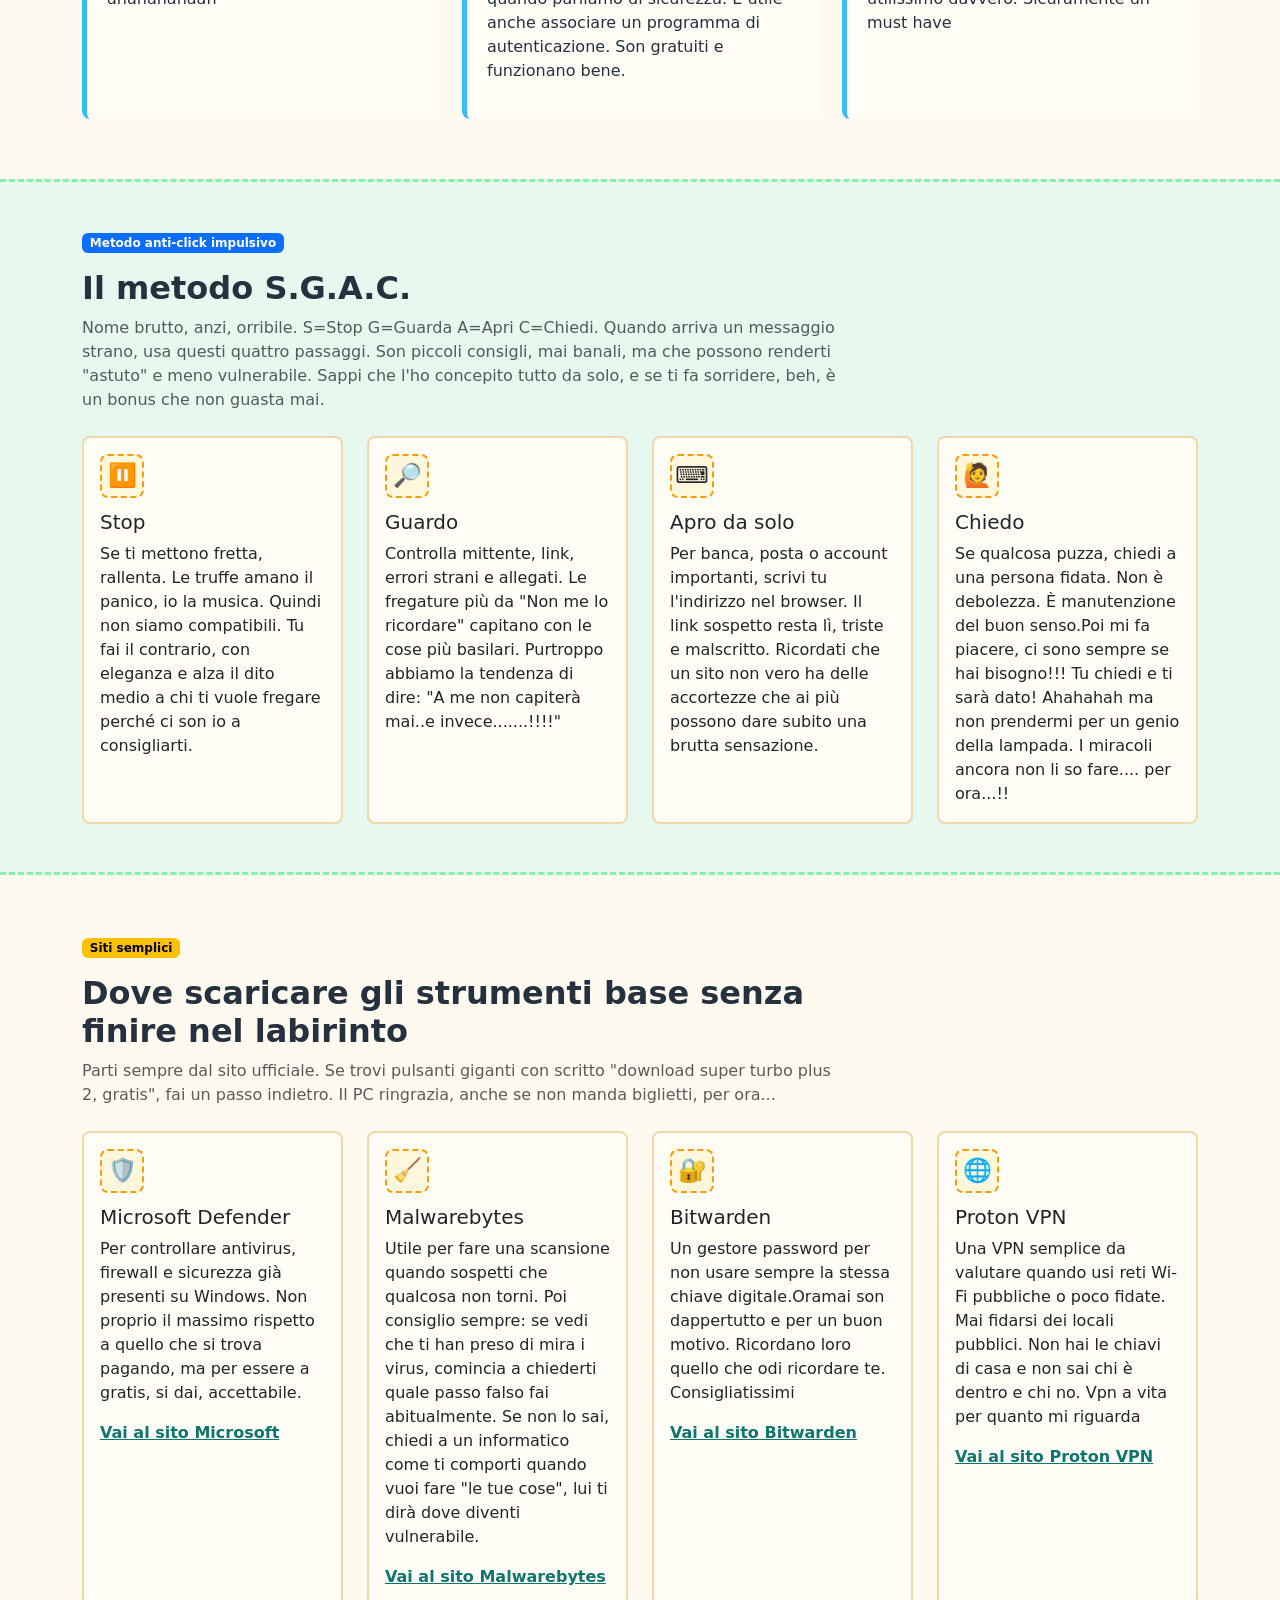
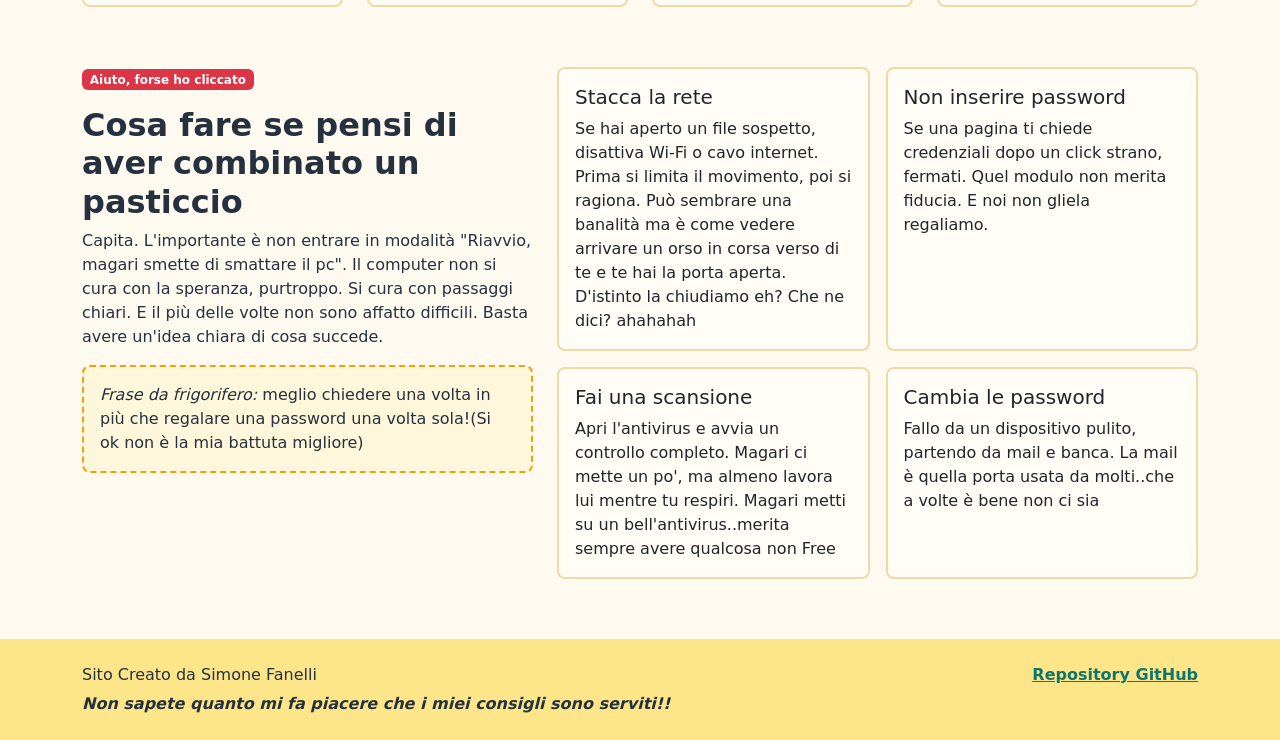
<file: area-principianti.html>
<!DOCTYPE html>
<html lang="it">
<head>
    <meta charset="UTF-8">
    <meta name="viewport" content="width=device-width, initial-scale=1.0">
    <title>Area principianti - Manuale sicurezza informatica base</title>
    <link href="https://cdn.jsdelivr.net/npm/bootstrap@5.3.3/dist/css/bootstrap.min.css" rel="stylesheet">
    <link rel="stylesheet" href="style.css">
</head>
<body>
    <nav class="navbar navbar-expand-lg bg-body-tertiary border-bottom sticky-top">
        <div class="container">
            <a class="navbar-brand fw-bold" href="index.html">Sicurezza Base</a>
            <button class="navbar-toggler" type="button" data-bs-toggle="collapse" data-bs-target="#navbarNav"
                aria-controls="navbarNav" aria-expanded="false" aria-label="Apri menu">
                <span class="navbar-toggler-icon"></span>
            </button>
            <div class="collapse navbar-collapse" id="navbarNav">
                <ul class="navbar-nav ms-auto">
                    <li class="nav-item">
                        <a class="nav-link" href="index.html">Home</a>
                    </li>
                    <li class="nav-item">
                        <a class="nav-link" href="rischi.html">Rischi</a>
                    </li>
                    <li class="nav-item">
                        <a class="nav-link" href="buone-pratiche.html">Buone pratiche</a>
                    </li>
                    <li class="nav-item">
                        <a class="nav-link active" aria-current="page" href="area-principianti.html">Area principianti</a>
                    </li>
                    <li class="nav-item">
                        <a class="nav-link" href="area-esperti.html">Area esperti</a>
                    </li>
                </ul>
            </div>
        </div>
    </nav>

    <main>
        <section class="page-heading py-5">
            <div class="container">
                <div class="row align-items-center g-4">
                    <div class="col-lg-8">
                        <p class="badge text-bg-warning mb-3">Percorso guidato</p>
                        <h1 class="fw-bold">Area principianti: proteggiamo il PC senza farci venire l'orticaria</h1>
                        <p class="lead mb-0">
                            Se non sei pratico, sei nel posto giusto. Qui trovi passaggi piccoli, parole semplici e consigli
                            che puoi fare davvero sul computer. Niente acrobazie. Niente sigle lanciate come coriandoli.
                            Solo calma, buon senso e qualche click fatto con criterio. Diciamocelo senza troppi problemi, i sapientini non son mai piaciuti a nessuno. Qui infatti non ci sono. Al posto loro ci sono io, Simone, che nel mio piccolo cerco di farti tornare il sorriso perché grazie ai miei consigli hai risolto!!
                        </p>
                    </div>
                    <div class="col-lg-4">
                        <div class="note-box">
                            <em>Regola Pratica:</em> prima leggi, poi clicchi. Sembra una banalità, ma ha salvato più giornate di quanto ammetteremo mai a voce alta!
                        </div>
                    </div>
                </div>
            </div>
        </section>
        <section class="container my-5">
            <div class="section-title mb-4">
                <p class="badge text-bg-success mb-3">Da fare passo passo</p>
                <h2 class="fw-bold">Il minimo sindacale per stare più tranquilli</h2>
                <p class="text-body-secondary">
                    Non serve sistemare tutto in dieci minuti. Fai un passaggio, respira, poi vai avanti.
                    La sicurezza funziona meglio quando diventa abitudine, non quando diventa maratona con sudore freddo. Molti problemi son risolvibili, basta aver voglia di perderci du minuti. 
                </p>
            </div>
            <div class="row g-4">
                <div class="col-md-6 col-lg-4">
                    <article class="check-item">
                        <span class="step-badge">1</span>
                        <h3 class="h5">Aggiorna il sistema</h3>
                        <p>
                            Su Windows cerca <strong>Windows Update</strong>. Su Mac cerca <strong>Aggiornamento Software</strong>.
                            Premi controlla aggiornamenti e lascia lavorare il PC. Sì, a volte chiede il riavvio proprio quando hai fretta.
                            Mettilo fra le cose che accadranno sicuramente e ti innervosiranno, cosi non ti ci arrabbi dopo ahahahah!.
                        </p>
                    </article>
                </div>
                <div class="col-md-6 col-lg-4">
                    <article class="check-item">
                        <span class="step-badge">2</span>
                        <h3 class="h5">Controlla l'antivirus</h3>
                        <p>
                            Su Windows apri <strong>Sicurezza di Windows</strong> e guarda se la protezione da virus è attiva.
                            Se vedi spunte verdi, ottimo. Se vedi avvisi rossi, non ignorarli: il rosso non è arredamento (anche se è un bel colore sulle ferrari, non porta mai buone notizie se messo in un sistema operativo).
                        </p>
                    </article>
                </div>
                <div class="col-md-6 col-lg-4">
                    <article class="check-item">
                        <span class="step-badge">3</span>
                        <h3 class="h5">Lascia acceso il firewall</h3>
                        <p>
                            Il firewall controlla cosa prova a entrare e uscire dalla rete. In pratica fa il portiere del palazzo.
                            Non sarà simpaticissimo, ma se lavora bene ti evita visite poco gradite. 
                            È importante settarlo bene, perché se lo imposti troppo rigido, credimi, non vivi più perché ti blocca letteralmente tutto!!
                        </p>
                    </article>
                </div>
                <div class="col-md-6 col-lg-4">
                    <article class="check-item">
                        <span class="step-badge">4</span>
                        <h3 class="h5">Metti le password in ordine</h3>
                        <p>
                            Usa password diverse per mail, banca e social. Se sono troppe da ricordare, usa un gestore password.
                            La memoria è preziosa: meglio usarla per le cose belle, non per <em>GattoMimmo2020!</em> ovunque, che poi.. chi chiama Mimmo un gatto?? 
                            No dai, sul serio... ahahahahaah
                        </p>
                    </article>
                </div>
                <div class="col-md-6 col-lg-4">
                    <article class="check-item">
                        <span class="step-badge">5</span>
                        <h3 class="h5">Attiva il secondo controllo</h3>
                        <p>
                            Quando un sito lo permette, attiva l'autenticazione a due fattori. Tradotto: oltre alla password,
                            serve un codice sul telefono. Una porta con due serrature fa perdere voglia a parecchi curiosoni. 
                            Lo consiglio sempre perché è buona regola non essere banali quando parliamo di sicurezza. 
                            È utile anche associare un programma di autenticazione. Son gratuiti e funzionano bene.
                        </p>
                    </article>
                </div>
                <div class="col-md-6 col-lg-4">
                    <article class="check-item">
                        <span class="step-badge">6</span>
                        <h3 class="h5">Fai un backup semplice</h3>
                        <p>
                            Copia foto e documenti importanti su cloud o disco esterno. Non aspettare il giorno in cui il PC
                            decide di fare teatro drammatico. Il backup è noioso finché non diventa il tuo migliore amico.
                            A me ha salvato la giornata di lavoro più spesso di quanto vorrei ricordare. 
                            È utilissimo davvero. Sicuramente un must have
                        </p>
                    </article>
                </div>
            </div>
        </section>
        <section class="info-band py-5">
            <div class="container">
                <div class="section-title mb-4">
                    <p class="badge text-bg-primary mb-3">Metodo anti-click impulsivo</p>
                    <h2 class="fw-bold">Il metodo S.G.A.C.</h2>
                    <p class="text-body-secondary">
                        Nome brutto, anzi, orribile. S=Stop G=Guarda A=Apri C=Chiedi.
                        Quando arriva un messaggio strano, usa questi quattro passaggi.
                        Son piccoli consigli, mai banali, ma che possono renderti "astuto" e meno vulnerabile.
                        Sappi che l'ho concepito tutto da solo, e se ti fa sorridere, beh, è un bonus che non guasta mai.
                    </p>
                </div>
                <div class="row g-4">
                    <div class="col-md-6 col-lg-3">
                        <div class="card h-100">
                            <div class="card-body">
                                <div class="tool-icon" aria-hidden="true">⏸️</div>
                                <h3 class="h5">Stop</h3>
                                <p class="mb-0">
                                    Se ti mettono fretta, rallenta. Le truffe amano il panico, io la musica. Quindi non siamo compatibili.
                                    Tu fai il contrario, con eleganza e alza il dito medio a chi ti vuole fregare perché ci son io a consigliarti.</p>
                            </div>
                        </div>
                    </div>
                    <div class="col-md-6 col-lg-3">
                        <div class="card h-100">
                            <div class="card-body">
                                <div class="tool-icon" aria-hidden="true">🔎</div>
                                <h3 class="h5">Guardo</h3>
                                <p class="mb-0">Controlla mittente, link, errori strani e allegati. Le fregature più da "Non me lo ricordare" capitano con le cose più basilari. 
                                    Purtroppo abbiamo la tendenza di dire: "A me non capiterà mai..e invece.......!!!!"</p>
                            </div>
                        </div>
                    </div>
                    <div class="col-md-6 col-lg-3">
                        <div class="card h-100">
                            <div class="card-body">
                                <div class="tool-icon" aria-hidden="true">⌨️</div>
                                <h3 class="h5">Apro da solo</h3>
                                <p class="mb-0">
                                    Per banca, posta o account importanti, scrivi tu l'indirizzo nel browser. Il link sospetto resta lì, triste e malscritto.
                                    Ricordati che un sito non vero ha delle accortezze che ai più possono dare subito una brutta sensazione.
                                </p>
                            </div>
                        </div>
                    </div>
                    <div class="col-md-6 col-lg-3">
                        <div class="card h-100">
                            <div class="card-body">
                                <div class="tool-icon" aria-hidden="true">🙋</div>
                                <h3 class="h5">Chiedo</h3>
                                <p class="mb-0">Se qualcosa puzza, chiedi a una persona fidata. Non è debolezza. È manutenzione del buon senso.Poi mi fa piacere, ci sono sempre se hai bisogno!!! 
                                    Tu chiedi e ti sarà dato! Ahahahah ma non prendermi per un genio della lampada. I miracoli ancora non li so fare.... per ora...!!</p>
                            </div>
                        </div>
                    </div>
                </div>
            </div>
        </section>
        <section class="container my-5">
            <div class="section-title mb-4">
                <p class="badge text-bg-warning mb-3">Siti semplici</p>
                <h2 class="fw-bold">Dove scaricare gli strumenti base senza finire nel labirinto</h2>
                <p class="text-body-secondary">
                    Parti sempre dal sito ufficiale. Se trovi pulsanti giganti con scritto "download super turbo plus 2, gratis",
                    fai un passo indietro. Il PC ringrazia, anche se non manda biglietti, per ora... 
                </p>
            </div>
            <div class="row g-4">
                <div class="col-md-6 col-lg-3">
                    <article class="card h-100 tool-card">
                        <div class="card-body">
                            <div class="tool-icon" aria-hidden="true">🛡️</div>
                            <h3 class="h5">Microsoft Defender</h3>
                            <p>Per controllare antivirus, firewall e sicurezza già presenti su Windows.
                                Non proprio il massimo rispetto a quello che si trova pagando, ma per essere a gratis, si dai, accettabile.
                            </p>
                            <a href="https://www.microsoft.com/en-us/windows/comprehensive-security" target="_blank" rel="noopener">Vai al sito Microsoft</a>
                        </div>
                    </article>
                </div>
                <div class="col-md-6 col-lg-3">
                    <article class="card h-100 tool-card">
                        <div class="card-body">
                            <div class="tool-icon" aria-hidden="true">🧹</div>
                            <h3 class="h5">Malwarebytes</h3>
                            <p>Utile per fare una scansione quando sospetti che qualcosa non torni.
                                Poi consiglio sempre: se vedi che ti han preso di mira i virus, comincia a chiederti quale passo falso fai abitualmente.
                                Se non lo sai, chiedi a un informatico come ti comporti quando vuoi fare "le tue cose", lui ti dirà dove diventi vulnerabile.</p>
                            <a href="https://www.malwarebytes.com/" target="_blank" rel="noopener">Vai al sito Malwarebytes</a>
                        </div>
                    </article>
                </div>
                <div class="col-md-6 col-lg-3">
                    <article class="card h-100 tool-card">
                        <div class="card-body">
                            <div class="tool-icon" aria-hidden="true">🔐</div>
                            <h3 class="h5">Bitwarden</h3>
                            <p>Un gestore password per non usare sempre la stessa chiave digitale.Oramai son dappertutto e per un buon motivo.
                                Ricordano loro quello che odi ricordare te. Consigliatissimi
                            </p>
                            <a href="https://bitwarden.com/products/personal/" target="_blank" rel="noopener">Vai al sito Bitwarden</a>
                        </div>
                    </article>
                </div>
                <div class="col-md-6 col-lg-3">
                    <article class="card h-100 tool-card">
                        <div class="card-body">
                            <div class="tool-icon" aria-hidden="true">🌐</div>
                            <h3 class="h5">Proton VPN</h3>
                            <p>Una VPN semplice da valutare quando usi reti Wi-Fi pubbliche o poco fidate.
                                Mai fidarsi dei locali pubblici. Non hai le chiavi di casa e non sai chi è dentro e chi no. Vpn a vita per quanto mi riguarda </p>
                            <a href="https://protonvpn.com/" target="_blank" rel="noopener">Vai al sito Proton VPN</a>
                        </div>
                    </article>
                </div>
            </div>
        </section>
        <section class="container my-5">
            <div class="row g-4 align-items-start">
                <div class="col-lg-5">
                    <p class="badge text-bg-danger mb-3">Aiuto, forse ho cliccato</p>
                    <h2 class="fw-bold">Cosa fare se pensi di aver combinato un pasticcio</h2>
                    <p>
                        Capita. L'importante è non entrare in modalità "Riavvio, magari smette di smattare il pc". Il computer non si cura con la speranza,
                        purtroppo. Si cura con passaggi chiari. E il più delle volte non sono affatto difficili. Basta avere un'idea chiara di cosa succede.
                    </p>
                    <div class="note-box">
                        <em>Frase da frigorifero:</em> meglio chiedere una volta in più che regalare una password una volta sola!(Si ok non è la mia battuta migliore)
                    </div>
                </div>
                <div class="col-lg-7">
                    <div class="row g-3">
                        <div class="col-md-6">
                            <div class="card h-100">
                                <div class="card-body">
                                    <h3 class="h5">Stacca la rete</h3>
                                    <p class="mb-0">Se hai aperto un file sospetto, disattiva Wi-Fi o cavo internet. Prima si limita il movimento, poi si ragiona.
                                        Può sembrare una banalità ma è come vedere arrivare un orso in corsa verso di te e te hai la porta aperta. D'istinto la chiudiamo eh? Che ne dici? ahahahah </p>
                                </div>
                            </div>
                        </div>
                        <div class="col-md-6">
                            <div class="card h-100">
                                <div class="card-body">
                                    <h3 class="h5">Non inserire password</h3>
                                    <p class="mb-0">Se una pagina ti chiede credenziali dopo un click strano, fermati. Quel modulo non merita fiducia. E noi non gliela regaliamo.</p>
                                </div>
                            </div>
                        </div>
                        <div class="col-md-6">
                            <div class="card h-100">
                                <div class="card-body">
                                    <h3 class="h5">Fai una scansione</h3>
                                    <p class="mb-0">Apri l'antivirus e avvia un controllo completo. Magari ci mette un po', ma almeno lavora lui mentre tu respiri.
                                        Magari metti su un bell'antivirus..merita sempre avere qualcosa non Free
                                    </p>
                                </div>
                            </div>
                        </div>
                        <div class="col-md-6">
                            <div class="card h-100">
                                <div class="card-body">
                                    <h3 class="h5">Cambia le password</h3>
                                    <p class="mb-0">Fallo da un dispositivo pulito, partendo da mail e banca. La mail è quella porta usata da molti..che a volte è bene non ci sia</p>
                                </div>
                            </div>
                        </div>
                    </div>
                </div>
            </div>
        </section>
    </main>

    <footer class="footer py-4">
        <div class="container d-flex flex-column flex-md-row justify-content-between gap-3">
            <div>
                <p class="mb-0">Sito Creato da Simone Fanelli</p>
                <p class="personal-note mb-0">Non sapete quanto mi fa piacere che i miei consigli sono serviti!!</p>
            </div>
            <div>
                <a class="footer-link" href="https://github.com/Trust51-bit/Esame-FISM-2026-Tema-20-Manuale-sicurezza-informatica-base" target="_blank" rel="noopener">Repository GitHub</a>
            </div>
        </div>
    </footer>

    <script src="https://cdn.jsdelivr.net/npm/bootstrap@5.3.3/dist/js/bootstrap.bundle.min.js"></script>
</body>
</html>
</file>
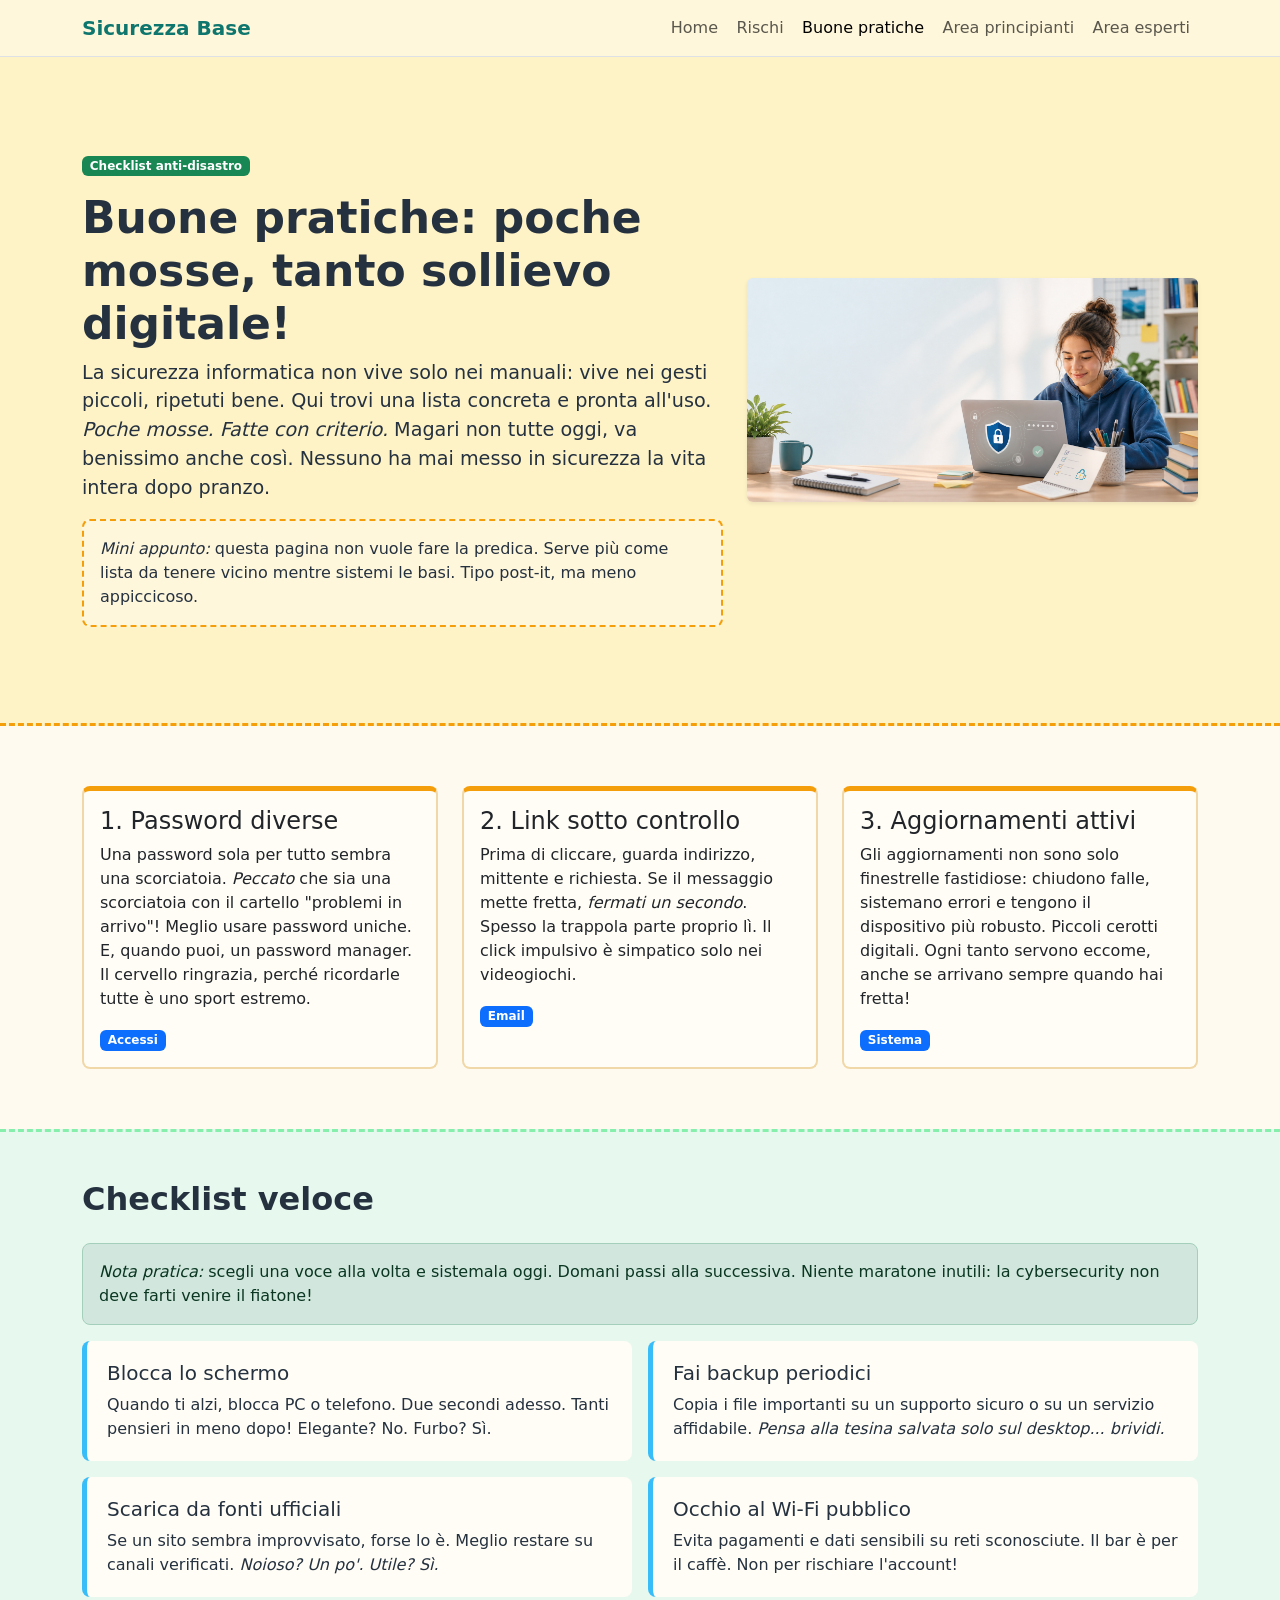
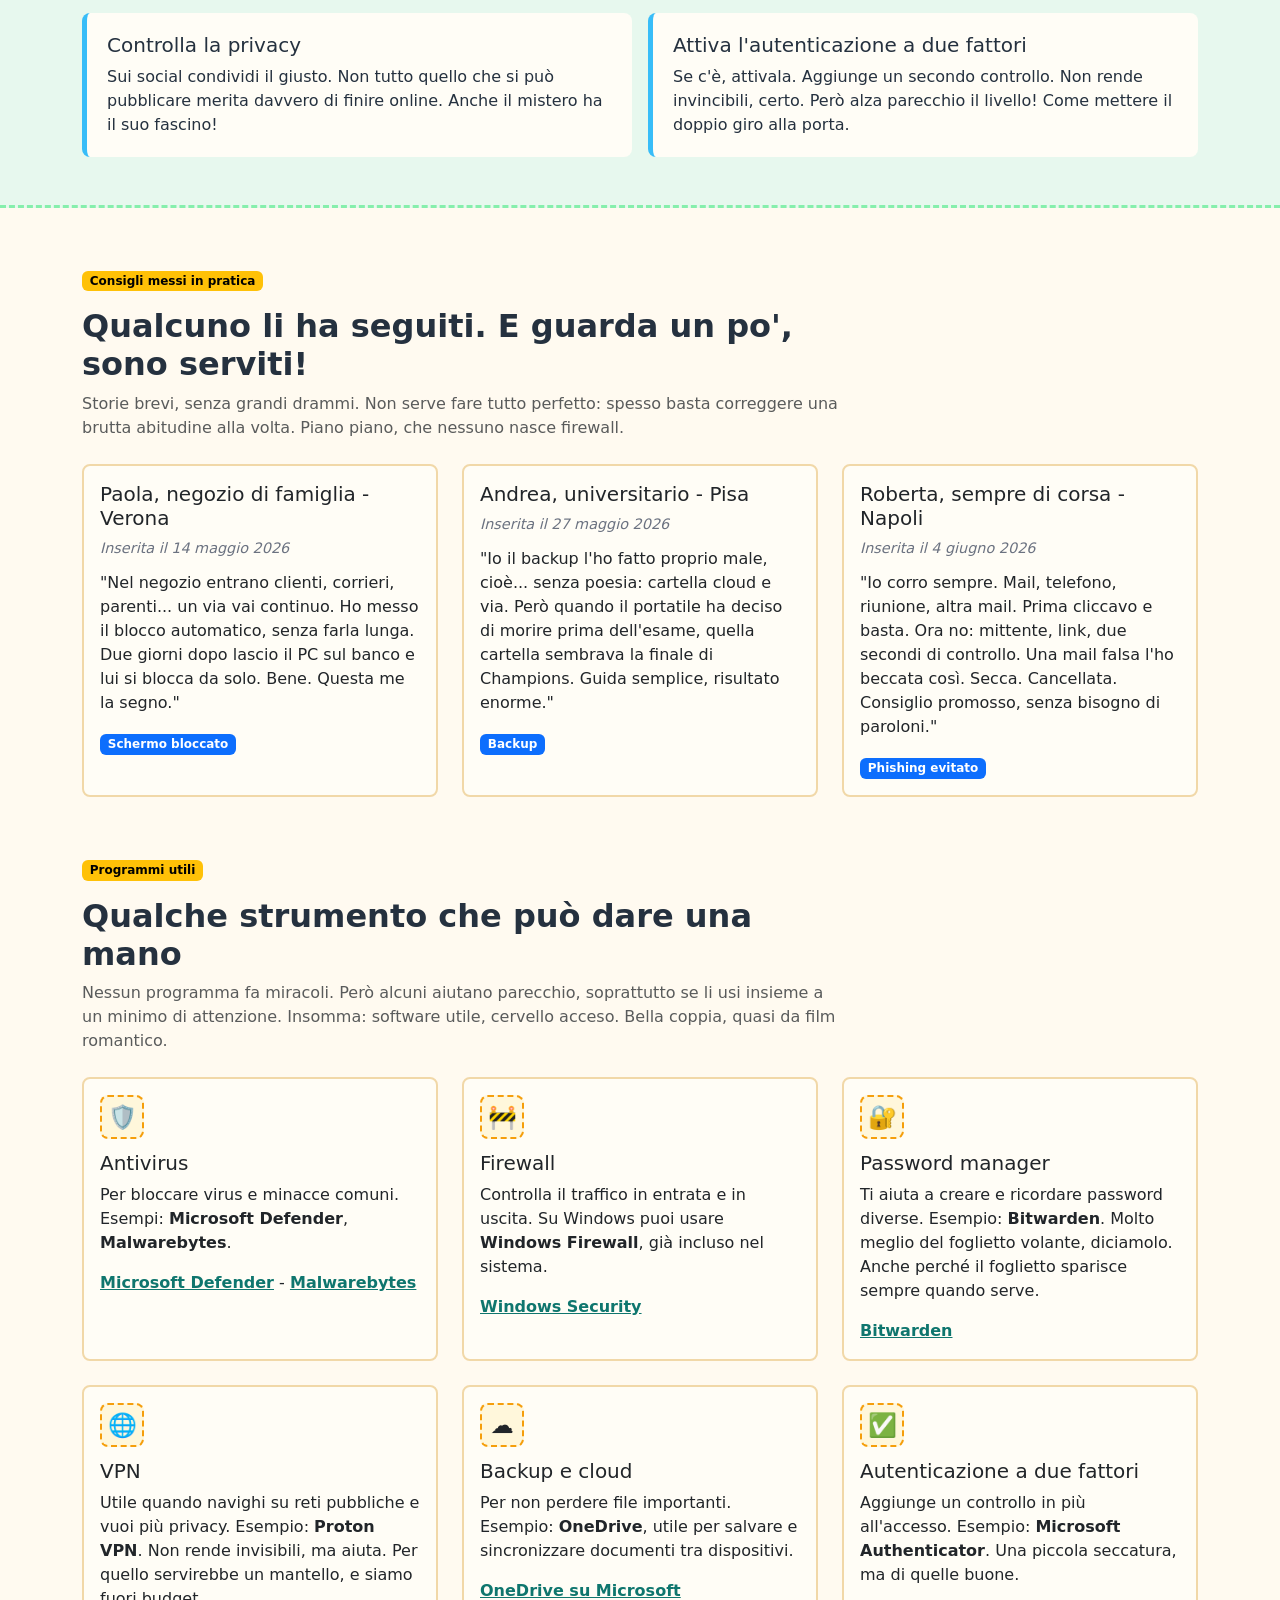
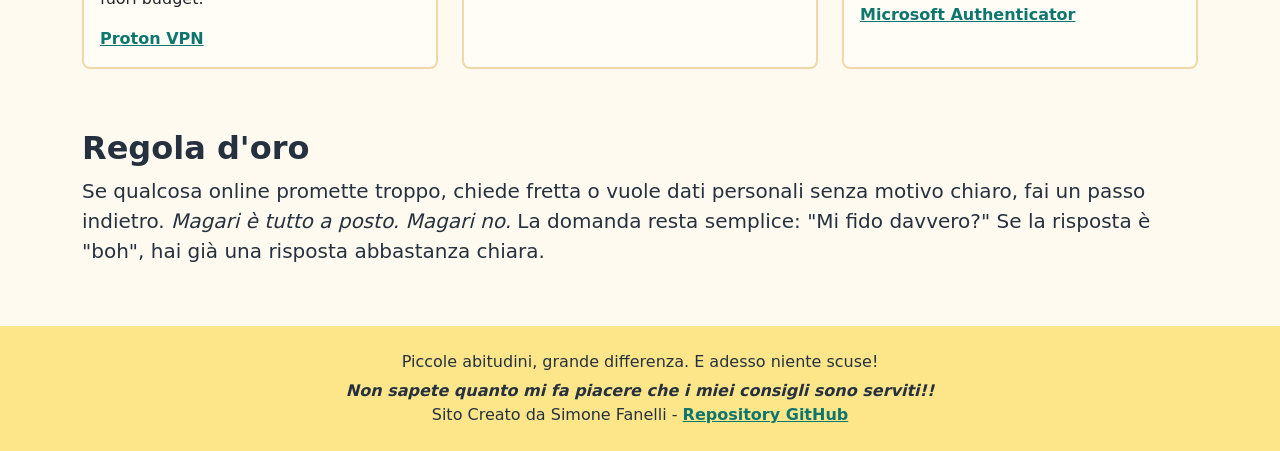
<file: buone-pratiche.html>
<!DOCTYPE html>
<html lang="it">
<head>
    <meta charset="UTF-8">
    <meta name="viewport" content="width=device-width, initial-scale=1.0">
    <title>Buone pratiche - Manuale sicurezza informatica base</title>
    <link href="https://cdn.jsdelivr.net/npm/bootstrap@5.3.3/dist/css/bootstrap.min.css" rel="stylesheet">
    <link rel="stylesheet" href="style.css">
</head>
<body>
    <nav class="navbar navbar-expand-lg bg-body-tertiary border-bottom sticky-top">
        <div class="container">
            <a class="navbar-brand fw-bold" href="index.html">Sicurezza Base</a>
            <button class="navbar-toggler" type="button" data-bs-toggle="collapse" data-bs-target="#navbarNav"
                aria-controls="navbarNav" aria-expanded="false" aria-label="Apri menu">
                <span class="navbar-toggler-icon"></span>
            </button>
            <div class="collapse navbar-collapse" id="navbarNav">
                <ul class="navbar-nav ms-auto">
                    <li class="nav-item">
                        <a class="nav-link" href="index.html">Home</a>
                    </li>
                    <li class="nav-item">
                        <a class="nav-link" href="rischi.html">Rischi</a>
                    </li>
                    <li class="nav-item">
                        <a class="nav-link active" aria-current="page" href="buone-pratiche.html">Buone pratiche</a>
                    </li>
                    <li class="nav-item">
                        <a class="nav-link" href="area-principianti.html">Area principianti</a>
                    </li>
                    <li class="nav-item">
                        <a class="nav-link" href="area-esperti.html">Area esperti</a>
                    </li>
                </ul>
            </div>
        </div>
    </nav>

    <main>
        <section class="page-heading py-5">
            <div class="container">
                <div class="row align-items-center g-4">
                    <div class="col-lg-7">
                        <p class="badge text-bg-success mb-3">Checklist anti-disastro</p>
                        <h1 class="fw-bold">Buone pratiche: poche mosse, tanto sollievo digitale!</h1>
                        <p class="lead mb-0">
                            La sicurezza informatica non vive solo nei manuali: vive nei gesti piccoli, ripetuti bene.
                            Qui trovi una lista concreta e pronta all'uso. <em>Poche mosse. Fatte con criterio.</em>
                            Magari non tutte oggi, va benissimo anche così. Nessuno ha mai messo in sicurezza la vita intera dopo pranzo.
                        </p>
                        <div class="note-box mt-3">
                            <em>Mini appunto:</em> questa pagina non vuole fare la predica. Serve più come lista da tenere vicino mentre sistemi le basi. Tipo post-it, ma meno appiccicoso.
                        </div>
                    </div>
                    <div class="col-lg-5">
                        <img src="assets/immagini/sicurezza-informatica-hero.png" class="img-fluid rounded shadow-sm" alt="Checklist digitale sulla sicurezza">
                    </div>
                </div>
            </div>
        </section>
        <section class="container my-5">
            <div class="row g-4">
                <div class="col-lg-4">
                    <div class="card h-100 shadow-sm practice-card">
                        <div class="card-body">
                            <h2 class="h4">1. Password diverse</h2>
                            <p>
                                Una password sola per tutto sembra una scorciatoia. <em>Peccato</em> che sia una scorciatoia con il cartello
                                "problemi in arrivo"! Meglio usare password uniche. E, quando puoi, un password manager. Il cervello ringrazia, perché ricordarle tutte è uno sport estremo.
                            </p>
                            <span class="badge text-bg-primary">Accessi</span>
                        </div>
                    </div>
                </div>
                <div class="col-lg-4">
                    <div class="card h-100 shadow-sm practice-card">
                        <div class="card-body">
                            <h2 class="h4">2. Link sotto controllo</h2>
                            <p>
                                Prima di cliccare, guarda indirizzo, mittente e richiesta. Se il messaggio mette fretta,
                                <em>fermati un secondo</em>. Spesso la trappola parte proprio lì. Il click impulsivo è simpatico solo nei videogiochi.
                            </p>
                            <span class="badge text-bg-primary">Email</span>
                        </div>
                    </div>
                </div>
                <div class="col-lg-4">
                    <div class="card h-100 shadow-sm practice-card">
                        <div class="card-body">
                            <h2 class="h4">3. Aggiornamenti attivi</h2>
                            <p>
                                Gli aggiornamenti non sono solo finestrelle fastidiose: chiudono falle, sistemano errori e
                                tengono il dispositivo più robusto. Piccoli cerotti digitali. Ogni tanto servono eccome, anche se arrivano sempre quando hai fretta!
                            </p>
                            <span class="badge text-bg-primary">Sistema</span>
                        </div>
                    </div>
                </div>
            </div>
        </section>
        <section class="info-band py-5">
            <div class="container">
                <h2 class="fw-bold mb-4">Checklist veloce</h2>
                <div class="alert alert-success" role="alert">
                    <em>Nota pratica:</em> scegli una voce alla volta e sistemala oggi. Domani passi alla successiva. Niente maratone inutili: la cybersecurity non deve farti venire il fiatone!
                </div>
                <div class="row g-3">
                    <div class="col-md-6">
                        <div class="check-item">
                            <h3 class="h5">Blocca lo schermo</h3>
                            <p class="mb-0">Quando ti alzi, blocca PC o telefono. Due secondi adesso. Tanti pensieri in meno dopo! Elegante? No. Furbo? Sì.</p>
                        </div>
                    </div>
                    <div class="col-md-6">
                        <div class="check-item">
                            <h3 class="h5">Fai backup periodici</h3>
                            <p class="mb-0">Copia i file importanti su un supporto sicuro o su un servizio affidabile. <em>Pensa alla tesina salvata solo sul desktop... brividi.</em></p>
                        </div>
                    </div>
                    <div class="col-md-6">
                        <div class="check-item">
                            <h3 class="h5">Scarica da fonti ufficiali</h3>
                            <p class="mb-0">Se un sito sembra improvvisato, forse lo è. Meglio restare su canali verificati. <em>Noioso? Un po'. Utile? Sì.</em></p>
                        </div>
                    </div>
                    <div class="col-md-6">
                        <div class="check-item">
                            <h3 class="h5">Occhio al Wi-Fi pubblico</h3>
                            <p class="mb-0">Evita pagamenti e dati sensibili su reti sconosciute. Il bar è per il caffè. Non per rischiare l'account!</p>
                        </div>
                    </div>
                    <div class="col-md-6">
                        <div class="check-item">
                            <h3 class="h5">Controlla la privacy</h3>
                            <p class="mb-0">Sui social condividi il giusto. Non tutto quello che si può pubblicare merita davvero di finire online. Anche il mistero ha il suo fascino!</p>
                        </div>
                    </div>
                    <div class="col-md-6">
                        <div class="check-item">
                            <h3 class="h5">Attiva l'autenticazione a due fattori</h3>
                            <p class="mb-0">Se c'è, attivala. Aggiunge un secondo controllo. Non rende invincibili, certo. Però alza parecchio il livello! Come mettere il doppio giro alla porta.</p>
                        </div>
                    </div>
                </div>
            </div>
        </section>
        <section class="container my-5">
            <div class="section-title mb-4">
                <p class="badge text-bg-warning mb-3">Consigli messi in pratica</p>
                <h2 class="fw-bold">Qualcuno li ha seguiti. E guarda un po', sono serviti!</h2>
                <p class="text-body-secondary">
                    Storie brevi, senza grandi drammi. Non serve fare tutto perfetto: spesso basta correggere una brutta abitudine alla volta. Piano piano, che nessuno nasce firewall.
                </p>
            </div>
            <div class="row g-4">
                <div class="col-md-4">
                    <article class="card h-100">
                        <div class="card-body">
                            <h3 class="h5">Paola, negozio di famiglia - Verona</h3>
                            <p class="testimonial-date">Inserita il 14 maggio 2026</p>
                            <p>
                                "Nel negozio entrano clienti, corrieri, parenti... un via vai continuo. Ho messo il blocco automatico,
                                senza farla lunga. Due giorni dopo lascio il PC sul banco e lui si blocca da solo. Bene. Questa me la segno."
                            </p>
                            <span class="badge text-bg-primary">Schermo bloccato</span>
                        </div>
                    </article>
                </div>
                <div class="col-md-4">
                    <article class="card h-100">
                        <div class="card-body">
                            <h3 class="h5">Andrea, universitario - Pisa</h3>
                            <p class="testimonial-date">Inserita il 27 maggio 2026</p>
                            <p>
                                "Io il backup l'ho fatto proprio male, cioè... senza poesia: cartella cloud e via. Però quando il portatile
                                ha deciso di morire prima dell'esame, quella cartella sembrava la finale di Champions. Guida semplice,
                                risultato enorme."
                            </p>
                            <span class="badge text-bg-primary">Backup</span>
                        </div>
                    </article>
                </div>
                <div class="col-md-4">
                    <article class="card h-100">
                        <div class="card-body">
                            <h3 class="h5">Roberta, sempre di corsa - Napoli</h3>
                            <p class="testimonial-date">Inserita il 4 giugno 2026</p>
                            <p>
                                "Io corro sempre. Mail, telefono, riunione, altra mail. Prima cliccavo e basta. Ora no: mittente, link,
                                due secondi di controllo. Una mail falsa l'ho beccata così. Secca. Cancellata. Consiglio promosso,
                                senza bisogno di paroloni."
                            </p>
                            <span class="badge text-bg-primary">Phishing evitato</span>
                        </div>
                    </article>
                </div>
            </div>
        </section>
        <section class="container my-5">
            <div class="section-title mb-4">
                <p class="badge text-bg-warning mb-3">Programmi utili</p>
                <h2 class="fw-bold">Qualche strumento che può dare una mano</h2>
                <p class="text-body-secondary">
                    Nessun programma fa miracoli. Però alcuni aiutano parecchio, soprattutto se li usi insieme a un minimo
                    di attenzione. Insomma: software utile, cervello acceso. Bella coppia, quasi da film romantico.
                </p>
            </div>
            <div class="row g-4">
                <div class="col-md-6 col-lg-4">
                    <article class="card h-100 tool-card">
                        <div class="card-body">
                            <div class="tool-icon" aria-hidden="true">🛡️</div>
                            <h3 class="h5">Antivirus</h3>
                            <p>
                                Per bloccare virus e minacce comuni. Esempi: <strong>Microsoft Defender</strong>,
                                <strong>Malwarebytes</strong>.
                            </p>
                            <a href="https://www.microsoft.com/en-us/windows/comprehensive-security" target="_blank" rel="noopener">Microsoft Defender</a>
                            <span> - </span>
                            <a href="https://www.malwarebytes.com/" target="_blank" rel="noopener">Malwarebytes</a>
                        </div>
                    </article>
                </div>
                <div class="col-md-6 col-lg-4">
                    <article class="card h-100 tool-card">
                        <div class="card-body">
                            <div class="tool-icon" aria-hidden="true">🚧</div>
                            <h3 class="h5">Firewall</h3>
                            <p>
                                Controlla il traffico in entrata e in uscita. Su Windows puoi usare <strong>Windows Firewall</strong>,
                                già incluso nel sistema.
                            </p>
                            <a href="https://www.microsoft.com/en-us/windows/comprehensive-security" target="_blank" rel="noopener">Windows Security</a>
                        </div>
                    </article>
                </div>
                <div class="col-md-6 col-lg-4">
                    <article class="card h-100 tool-card">
                        <div class="card-body">
                            <div class="tool-icon" aria-hidden="true">🔐</div>
                            <h3 class="h5">Password manager</h3>
                            <p>
                                Ti aiuta a creare e ricordare password diverse. Esempio: <strong>Bitwarden</strong>.
                                Molto meglio del foglietto volante, diciamolo. Anche perché il foglietto sparisce sempre quando serve.
                            </p>
                            <a href="https://bitwarden.com/products/personal/" target="_blank" rel="noopener">Bitwarden</a>
                        </div>
                    </article>
                </div>
                <div class="col-md-6 col-lg-4">
                    <article class="card h-100 tool-card">
                        <div class="card-body">
                            <div class="tool-icon" aria-hidden="true">🌐</div>
                            <h3 class="h5">VPN</h3>
                            <p>
                                Utile quando navighi su reti pubbliche e vuoi più privacy. Esempio: <strong>Proton VPN</strong>.
                                Non rende invisibili, ma aiuta. Per quello servirebbe un mantello, e siamo fuori budget.
                            </p>
                            <a href="https://protonvpn.com/" target="_blank" rel="noopener">Proton VPN</a>
                        </div>
                    </article>
                </div>
                <div class="col-md-6 col-lg-4">
                    <article class="card h-100 tool-card">
                        <div class="card-body">
                            <div class="tool-icon" aria-hidden="true">☁️</div>
                            <h3 class="h5">Backup e cloud</h3>
                            <p>
                                Per non perdere file importanti. Esempio: <strong>OneDrive</strong>, utile per salvare e sincronizzare
                                documenti tra dispositivi.
                            </p>
                            <a href="https://www.microsoft.com/en-us/windows/comprehensive-security" target="_blank" rel="noopener">OneDrive su Microsoft</a>
                        </div>
                    </article>
                </div>
                <div class="col-md-6 col-lg-4">
                    <article class="card h-100 tool-card">
                        <div class="card-body">
                            <div class="tool-icon" aria-hidden="true">✅</div>
                            <h3 class="h5">Autenticazione a due fattori</h3>
                            <p>
                                Aggiunge un controllo in più all'accesso. Esempio: <strong>Microsoft Authenticator</strong>.
                                Una piccola seccatura, ma di quelle buone.
                            </p>
                            <a href="https://www.microsoft.com/en-us/windows/comprehensive-security" target="_blank" rel="noopener">Microsoft Authenticator</a>
                        </div>
                    </article>
                </div>
            </div>
        </section>
        <section class="container my-5">
            <h2 class="fw-bold">Regola d'oro</h2>
            <p class="lead">
                Se qualcosa online promette troppo, chiede fretta o vuole dati personali senza motivo chiaro, fai un passo
                indietro. <em>Magari è tutto a posto. Magari no.</em> La domanda resta semplice: "Mi fido davvero?"
                Se la risposta è "boh", hai già una risposta abbastanza chiara.
            </p>
        </section>
    </main>

    <footer class="footer py-4">
        <div class="container text-center">
            <p class="mb-0">Piccole abitudini, grande differenza. E adesso niente scuse!</p>
            <p class="personal-note mb-0">Non sapete quanto mi fa piacere che i miei consigli sono serviti!!</p>
            <p class="mb-0">
                Sito Creato da Simone Fanelli -
                <a class="footer-link" href="https://github.com/Trust51-bit/Esame-FISM-2026-Tema-20-Manuale-sicurezza-informatica-base" target="_blank" rel="noopener">Repository GitHub</a>
            </p>
        </div>
    </footer>

    <script src="https://cdn.jsdelivr.net/npm/bootstrap@5.3.3/dist/js/bootstrap.bundle.min.js"></script>
</body>
</html>
</file>
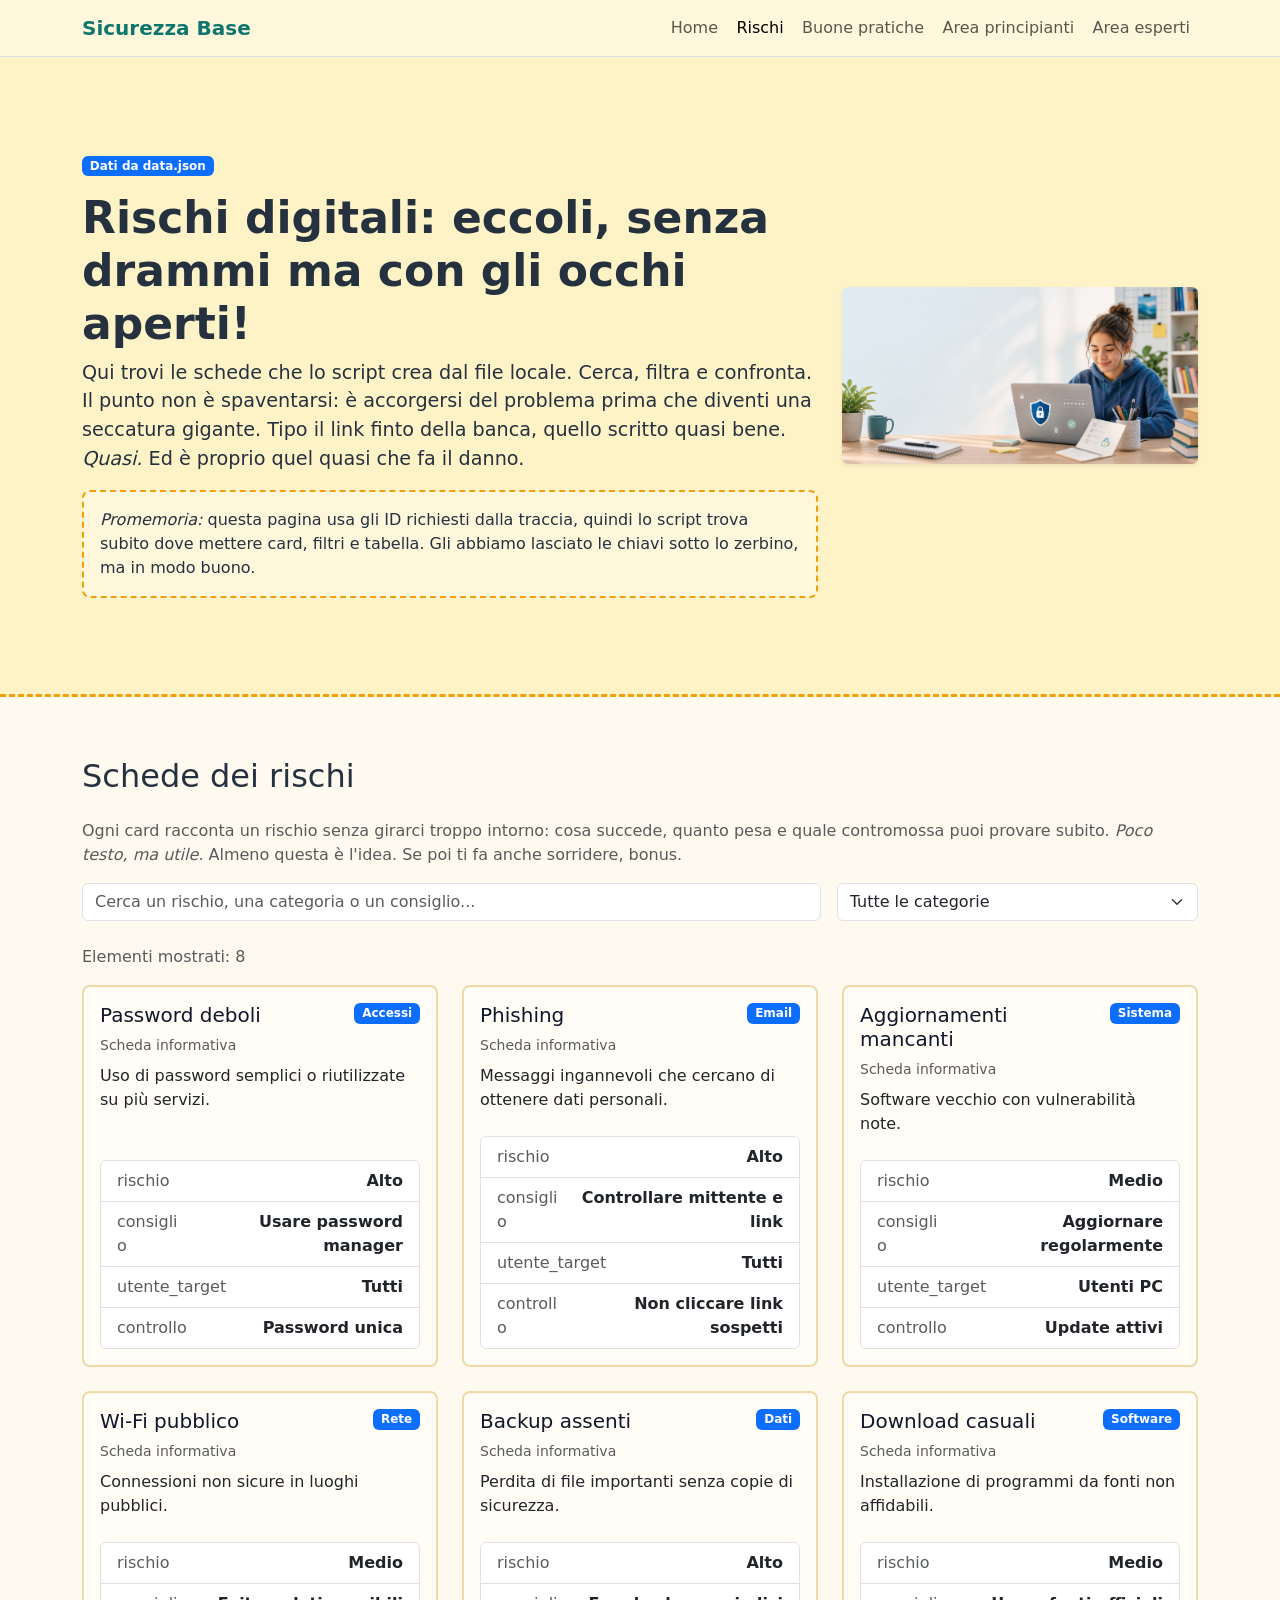
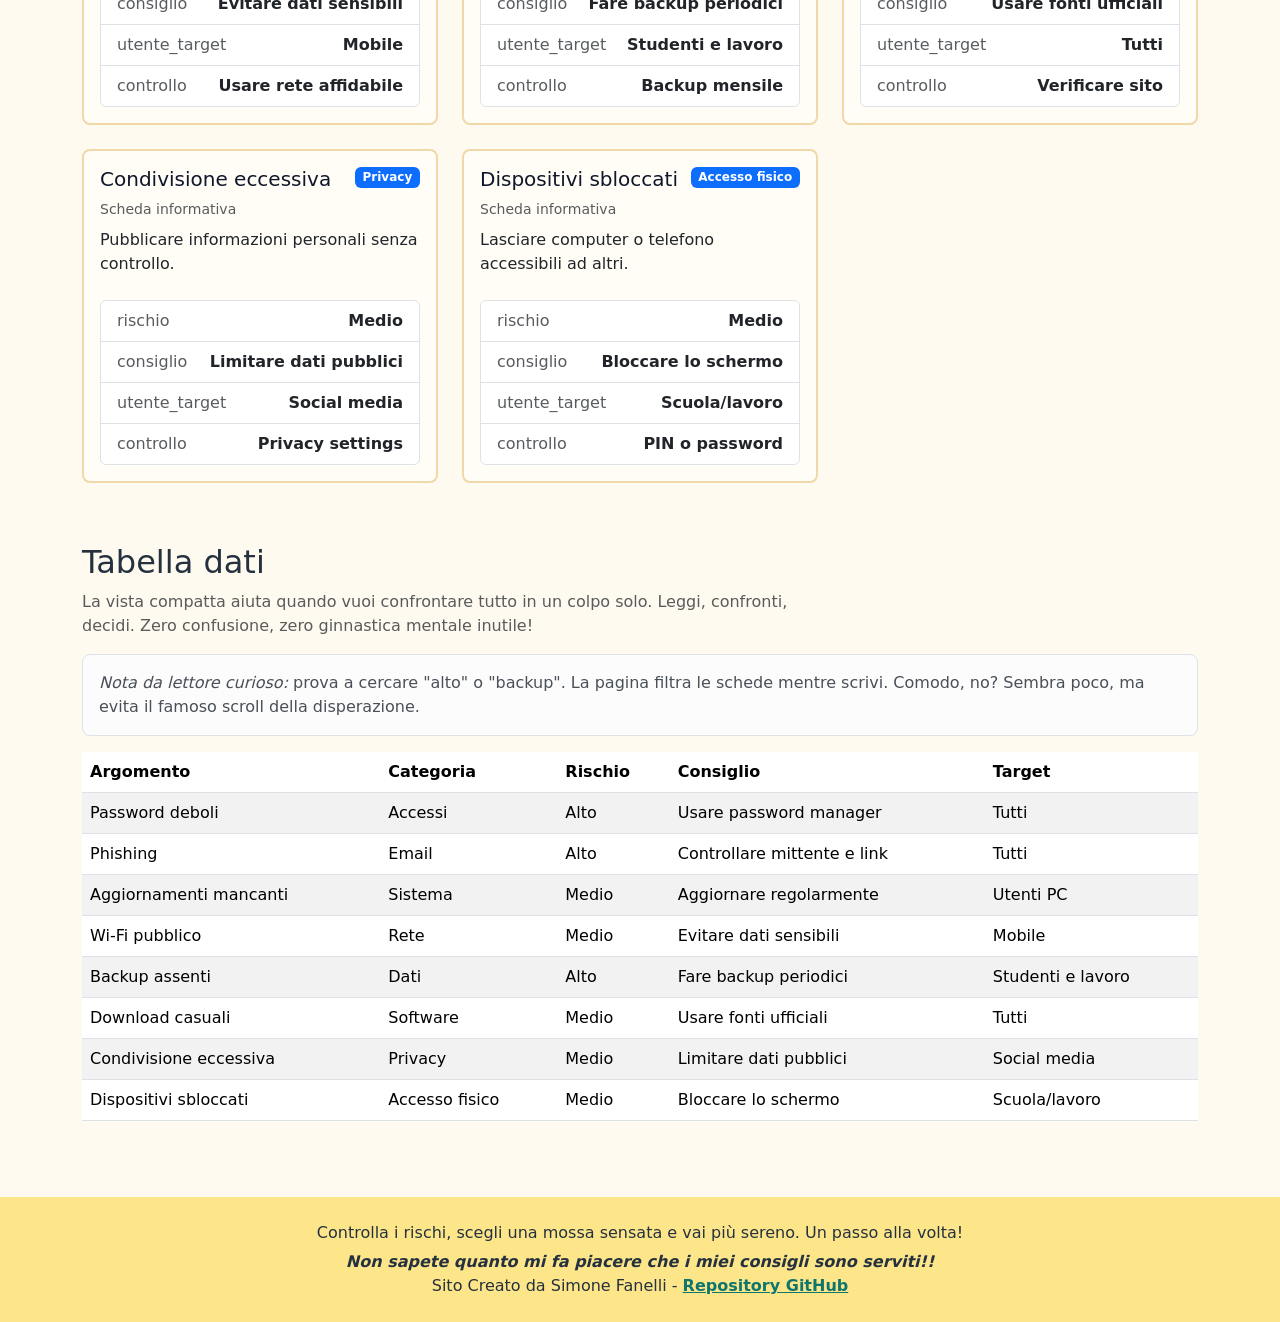
<file: rischi.html>
<!DOCTYPE html>
<html lang="it">
<head>
    <meta charset="UTF-8">
    <meta name="viewport" content="width=device-width, initial-scale=1.0">
    <title>Rischi - Manuale sicurezza informatica base</title>
    <link href="https://cdn.jsdelivr.net/npm/bootstrap@5.3.3/dist/css/bootstrap.min.css" rel="stylesheet">
    <link rel="stylesheet" href="style.css">
</head>
<body>
    <nav class="navbar navbar-expand-lg bg-body-tertiary border-bottom sticky-top">
        <div class="container">
            <a class="navbar-brand fw-bold" href="index.html">Sicurezza Base</a>
            <button class="navbar-toggler" type="button" data-bs-toggle="collapse" data-bs-target="#navbarNav"
                aria-controls="navbarNav" aria-expanded="false" aria-label="Apri menu">
                <span class="navbar-toggler-icon"></span>
            </button>
            <div class="collapse navbar-collapse" id="navbarNav">
                <ul class="navbar-nav ms-auto">
                    <li class="nav-item">
                        <a class="nav-link" href="index.html">Home</a>
                    </li>
                    <li class="nav-item">
                        <a class="nav-link active" aria-current="page" href="rischi.html">Rischi</a>
                    </li>
                    <li class="nav-item">
                        <a class="nav-link" href="buone-pratiche.html">Buone pratiche</a>
                    </li>
                    <li class="nav-item">
                        <a class="nav-link" href="area-principianti.html">Area principianti</a>
                    </li>
                    <li class="nav-item">
                        <a class="nav-link" href="area-esperti.html">Area esperti</a>
                    </li>
                </ul>
            </div>
        </div>
    </nav>

    <main>
        <section class="page-heading py-5">
            <div class="container">
                <div class="row align-items-center g-4">
                    <div class="col-lg-8">
                        <p class="badge text-bg-primary mb-3">Dati da data.json</p>
                        <h1 class="fw-bold">Rischi digitali: eccoli, senza drammi ma con gli occhi aperti!</h1>
                        <p class="lead mb-0">
                            Qui trovi le schede che lo script crea dal file locale. Cerca, filtra e confronta. Il punto non è spaventarsi:
                            è accorgersi del problema prima che diventi una seccatura gigante. Tipo il link finto della banca,
                            quello scritto quasi bene. <em>Quasi.</em> Ed è proprio quel quasi che fa il danno.
                        </p>
                        <div class="note-box mt-3">
                            <em>Promemoria:</em> questa pagina usa gli ID richiesti dalla traccia, quindi lo script trova subito dove mettere card, filtri e tabella. Gli abbiamo lasciato le chiavi sotto lo zerbino, ma in modo buono.
                        </div>
                    </div>
                    <div class="col-lg-4">
                        <img src="assets/immagini/sicurezza-informatica-hero.png" class="img-fluid rounded shadow-sm" alt="Computer e simboli di sicurezza informatica">
                    </div>
                </div>
            </div>
        </section>
        <section class="container my-5">
            <h2 class="mb-4">Schede dei rischi</h2>
            <p class="text-body-secondary">
                Ogni card racconta un rischio senza girarci troppo intorno: cosa succede, quanto pesa e quale contromossa puoi provare subito.
                <em>Poco testo, ma utile.</em> Almeno questa è l'idea. Se poi ti fa anche sorridere, bonus.
            </p>
            <div id="status-message"></div>
            <div class="row g-3 mb-4">
                <div class="col-md-8">
                    <input id="search-input" class="form-control" type="search" placeholder="Cerca un rischio, una categoria o un consiglio...">
                </div>
                <div class="col-md-4">
                    <select id="category-filter" class="form-select"></select>
                </div>
            </div>

            <p class="text-body-secondary">
                Elementi mostrati: <span id="items-count">0</span>
            </p>
            <div id="cards-container" class="row g-4"></div>
        </section>
        <section class="container my-5">
            <div class="section-title">
                <h2 class="mb-2">Tabella dati</h2>
                <p class="text-body-secondary">
                    La vista compatta aiuta quando vuoi confrontare tutto in un colpo solo. Leggi, confronti, decidi. Zero confusione, zero ginnastica mentale inutile!
                </p>
            </div>
            <div class="alert alert-light border" role="alert">
                <em>Nota da lettore curioso:</em> prova a cercare "alto" o "backup". La pagina filtra le schede mentre scrivi. Comodo, no? Sembra poco, ma evita il famoso scroll della disperazione.
            </div>
            <div id="table-container"></div>
        </section>
    </main>

    <footer class="footer py-4">
        <div class="container text-center">
            <p class="mb-0">Controlla i rischi, scegli una mossa sensata e vai più sereno. Un passo alla volta!</p>
            <p class="personal-note mb-0">Non sapete quanto mi fa piacere che i miei consigli sono serviti!!</p>
            <p class="mb-0">
                Sito Creato da Simone Fanelli -
                <a class="footer-link" href="https://github.com/Trust51-bit/Esame-FISM-2026-Tema-20-Manuale-sicurezza-informatica-base" target="_blank" rel="noopener">Repository GitHub</a>
            </p>
        </div>
    </footer>

    <script src="https://cdn.jsdelivr.net/npm/bootstrap@5.3.3/dist/js/bootstrap.bundle.min.js"></script>
    <script src="script.js"></script>
</body>
</html>
</file>
<file: style.css>
body {
    color: #25313f;
    background-color: #fffaf0;
    overflow-x: hidden;
}

html {
    scroll-behavior: smooth;
}

img,
svg,
video {
    max-width: 100%;
    height: auto;
}

p,
li,
a,
button,
select,
code,
strong {
    overflow-wrap: anywhere;
}

.container {
    width: min(100% - 1.5rem, 1140px);
}

main > .container,
main > .info-band {
    margin-block: clamp(2rem, 5vw, 3.75rem) !important;
}

.navbar-brand {
    color: #0f766e;
    white-space: normal;
}

.navbar {
    background-color: #fff7db !important;
}

.navbar .container {
    gap: 0.75rem;
}

.navbar-nav {
    gap: 0.15rem;
}

.hero-section {
    position: relative;
    min-height: clamp(520px, 70vh, 720px);
    color: #ffffff;
    overflow: hidden;
}

.hero-image {
    width: 100%;
    height: clamp(520px, 70vh, 720px);
    object-fit: cover;
    display: block;
}

.hero-overlay {
    position: absolute;
    top: 0;
    right: 0;
    bottom: 0;
    left: 0;
    display: flex;
    align-items: center;
    background: rgba(20, 32, 46, 0.48);
}

.hero-overlay .container {
    padding-block: clamp(2rem, 6vw, 4rem);
}

.hero-section .lead {
    max-width: 66ch;
    font-size: clamp(1rem, 1.7vw, 1.25rem);
}

.display-5 {
    font-size: clamp(2rem, 5vw, 3rem);
    line-height: 1.08;
}

.page-heading {
    background-color: #fef3c7;
    border-bottom: 3px dashed #f59e0b;
}

.page-heading .container {
    padding-block: clamp(2rem, 5vw, 3rem) !important;
}

.page-heading h1 {
    font-size: clamp(2rem, 4vw, 2.75rem);
}

.page-heading .lead {
    font-size: clamp(1rem, 1.6vw, 1.2rem);
}

.card {
    border: 2px solid #f1d8a8;
    border-radius: 8px;
    background-color: #fffdf6;
    box-shadow: none !important;
}

.card-title {
    color: #0f172a;
}

.info-band {
    background-color: #e7f8ee;
    border-top: 3px dashed #86efac;
    border-bottom: 3px dashed #86efac;
}

.practice-card {
    border-top: 5px solid #f59e0b;
}

.check-item {
    height: 100%;
    padding: 1.25rem;
    background-color: #fffdf6;
    border-left: 5px solid #38bdf8;
    border-radius: 8px;
}

.step-badge {
    width: 38px;
    height: 38px;
    margin-bottom: 0.75rem;
    display: inline-flex;
    align-items: center;
    justify-content: center;
    color: #25313f;
    background-color: #fde68a;
    border: 2px solid #f59e0b;
    border-radius: 50%;
    font-weight: 800;
}

.section-title {
    max-width: 760px;
}

.table {
    background-color: #fffdf6;
}

.footer {
    color: #25313f;
    background-color: #fde68a;
}

.footer-link {
    color: #0f766e;
    font-weight: 700;
}

.footer-link:hover {
    color: #115e59;
}

.personal-note {
    margin-top: 0.35rem;
    font-weight: 700;
    font-style: italic;
}

.btn-primary {
    background-color: #0f766e;
    border-color: #0f766e;
}

.btn-primary:hover {
    background-color: #115e59;
    border-color: #115e59;
}

.hero-btn {
    width: min(100%, 280px);
    min-height: 58px;
    display: inline-flex;
    align-items: center;
    justify-content: center;
    text-align: center;
    white-space: normal;
    line-height: 1.2;
    padding-inline: 1rem;
}

.profile-btn {
    font-weight: 800;
    border-width: 2px;
}

.profile-btn-simple {
    color: #25313f;
    background-color: #fde68a;
    border-color: #f59e0b;
}

.profile-btn-simple:hover {
    color: #25313f;
    background-color: #facc15;
    border-color: #f59e0b;
}

.profile-btn-tech {
    color: #ffffff;
    background-color: #0f766e;
    border-color: #99f6e4;
}

.profile-btn-tech:hover {
    color: #ffffff;
    background-color: #115e59;
    border-color: #ccfbf1;
}

.badge {
    border-radius: 6px;
}

.alert {
    border-radius: 8px;
}

.note-box {
    padding: 1rem;
    background-color: #fff7db;
    border: 2px dashed #f59e0b;
    border-radius: 8px;
}

.reader-note {
    margin: 1rem 0;
    padding: 0.85rem 1rem;
    background-color: #fffdf6;
    border-left: 5px solid #0f766e;
    border-radius: 8px;
}

.emergency-picker {
    border-color: #f59e0b;
    background-color: #fff7db;
}

.blog-case {
    scroll-margin-top: 95px;
}

.blog-case ol {
    padding-left: 1.15rem;
}

.blog-case li + li {
    margin-top: 0.35rem;
}

.tool-card a {
    color: #0f766e;
    font-weight: 700;
}

.tool-icon {
    width: 44px;
    height: 44px;
    margin-bottom: 0.75rem;
    display: flex;
    align-items: center;
    justify-content: center;
    background-color: #fff7db;
    border: 2px dashed #f59e0b;
    border-radius: 8px;
    font-size: 1.45rem;
}

.testimonial-date {
    margin-bottom: 0.75rem;
    color: #6b7280;
    font-size: 0.9rem;
    font-style: italic;
}

.code-card {
    padding: 1.25rem;
    background-color: #25313f;
    color: #fffdf6;
    border-radius: 8px;
    overflow-x: auto;
}

.code-card pre {
    margin-bottom: 0;
    white-space: pre-wrap;
}

.code-card code {
    color: #fde68a;
}

@media (min-width: 1400px) {
    .container {
        width: min(100% - 3rem, 1280px);
    }

    .hero-overlay .col-lg-7 {
        max-width: 760px;
    }
}

@media (max-width: 991px) {
    .navbar-collapse {
        padding-top: 0.75rem;
    }

    .navbar-nav .nav-link {
        padding-block: 0.65rem;
    }

    .hero-section,
    .hero-image {
        min-height: 640px;
        height: 640px;
    }

    .hero-overlay {
        align-items: flex-end;
        background: linear-gradient(
            180deg,
            rgba(20, 32, 46, 0.32) 0%,
            rgba(20, 32, 46, 0.78) 100%
        );
    }

    .hero-actions > .d-flex {
        align-items: stretch;
    }

    .hero-btn {
        flex: 1 1 260px;
    }

    .card-body,
    .check-item,
    .note-box,
    .reader-note,
    .code-card {
        padding: 1rem;
    }
}

@media (max-width: 767px) {
    .hero-section {
        min-height: auto;
    }

    .hero-image {
        height: auto;
        min-height: 720px;
    }

    .hero-overlay {
        align-items: flex-end;
        padding-bottom: 1rem;
    }

    .display-5 {
        font-size: clamp(1.85rem, 10vw, 2.35rem);
    }

    .hero-btn {
        width: 100%;
        min-height: 52px;
    }

    .hero-actions .d-flex {
        flex-direction: column;
    }

    .form-select-lg,
    .btn-lg {
        font-size: 1rem;
    }

    .table-responsive {
        margin-inline: -0.25rem;
    }
}

@media (max-width: 420px) {
    .container {
        width: min(100% - 1rem, 1140px);
    }

    .navbar-brand {
        max-width: calc(100vw - 5.5rem);
        font-size: 1rem;
    }

    .hero-image {
        min-height: 780px;
    }

    .hero-overlay .container {
        padding-block: 1.25rem;
    }

    .badge {
        white-space: normal;
        text-align: left;
    }

    .card-body,
    .check-item,
    .note-box,
    .reader-note,
    .code-card {
        padding: 0.9rem;
    }
}
</file>
